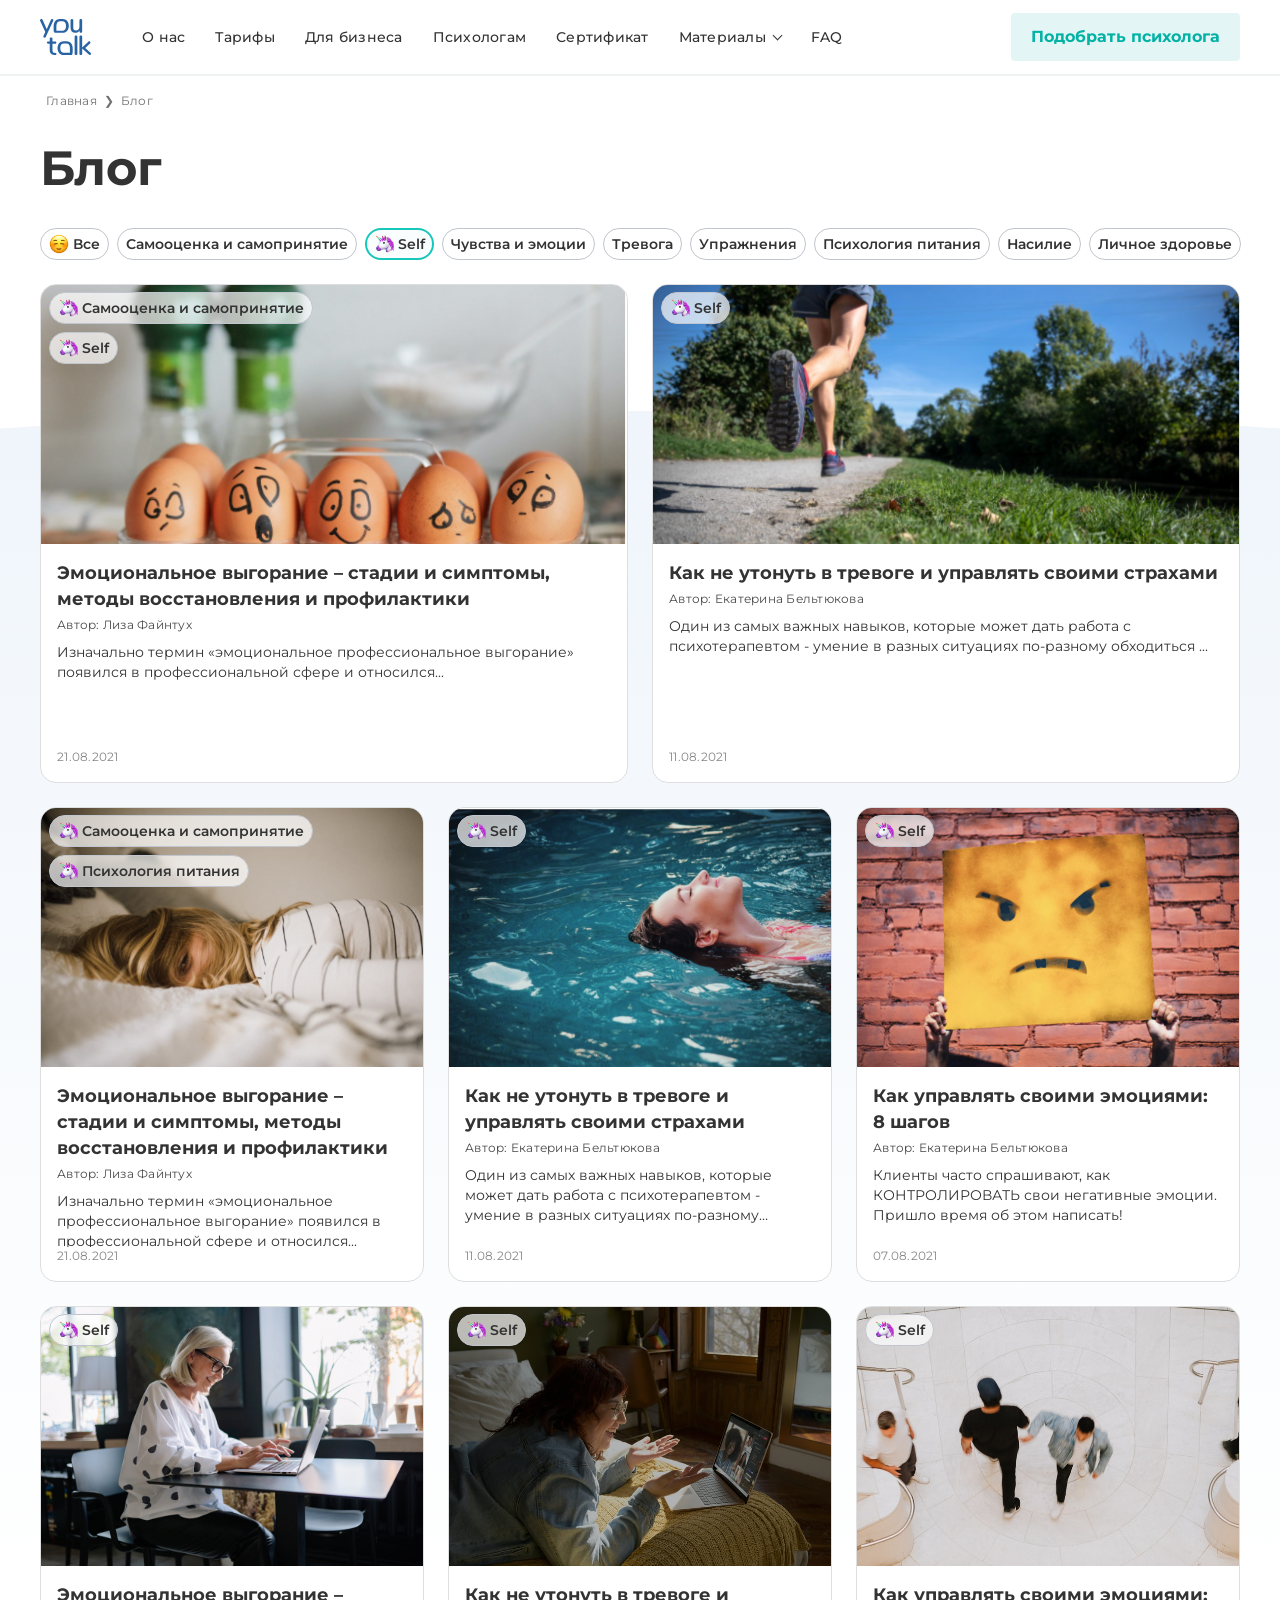
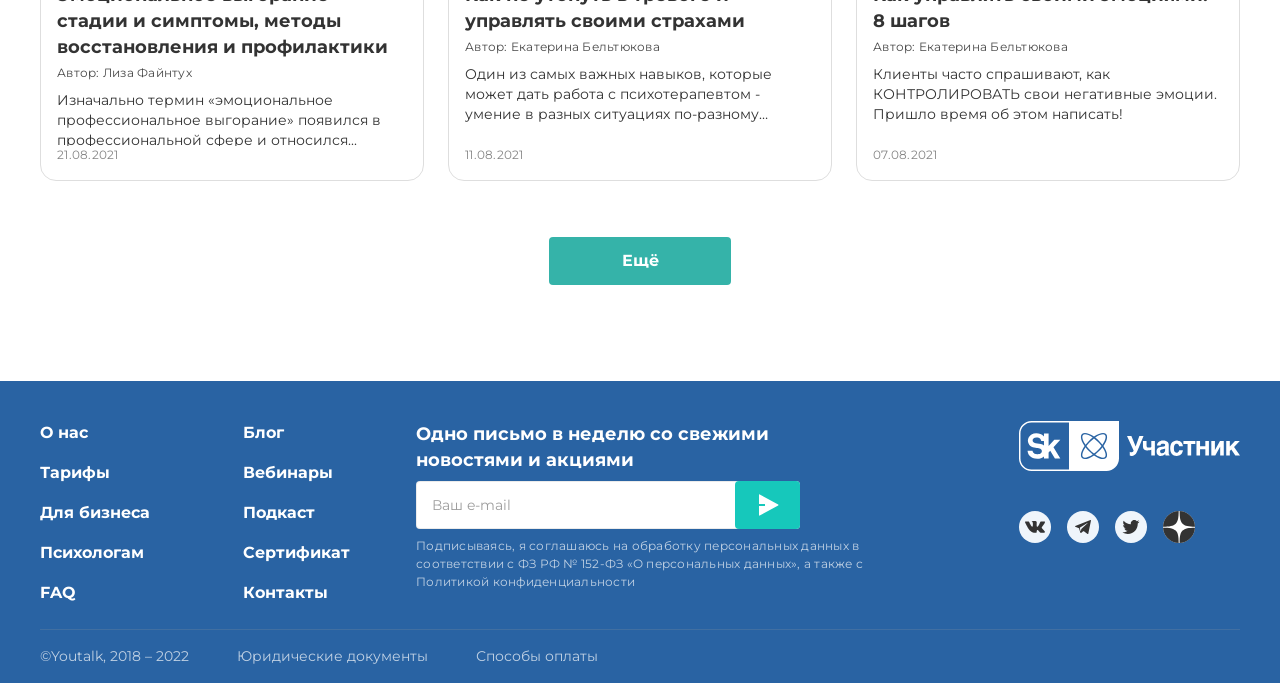
<file: index.html>
<!doctype html>
<!-- Корневой элемент документа объединяет настройки head и видимое содержимое body. lang: Указывает язык содержимого для произношения и правил обработки текста. -->
<html lang="ru">
  <!-- Главная страница блога: темы, карточки статей и общий подвал. -->

  <head>
    <!-- Основные данные страницы для браузера и поисковых систем. -->
    <meta charset="UTF-8" /> <!-- charset: Указывает кодировку документа. -->
    <meta name="viewport" content="width=device-width, initial-scale=1.0" /> <!-- Задаёт служебные сведения для браузера и поисковых систем. name: Задаёт имя передаваемого поля; одинаковое имя объединяет радиокнопки. content: Содержит значение метаданных, назначение которых задаёт name или http-equiv. -->
    <meta name="description" content="Блог сервиса психологической помощи YouTalk: статьи о чувствах, тревоге, самооценке и личном здоровье." /> <!-- Задаёт служебные сведения для браузера и поисковых систем. -->
    <!-- Задаёт название вкладки браузера. -->
    <title>Блог — YouTalk</title>
    <link rel="icon" href="assets/images/icons/logo.svg" type="image/svg+xml" /> <!-- Связывает документ с внешним ресурсом. rel: Объясняет отношение ссылки к текущему документу. href: Указывает адрес перехода или подключаемого ресурса. type: Выбирает разновидность поля, кнопки или подключаемого содержимого. -->

    <link rel="stylesheet" href="css/fonts.css" /> <!-- fonts.css подключает шрифты, common.css — общие компоненты, последний файл — стили блога. -->
    <link rel="stylesheet" href="css/common.css" />
    <link rel="stylesheet" href="css/pages/blog.css" />

    <!-- defer позволяет загрузить JS параллельно с HTML и выполнить его после разбора разметки. -->
    <!-- src: Указывает адрес загружаемого ресурса. defer: Откладывает обычный внешний скрипт до разбора HTML, сохраняя порядок таких скриптов. -->
    <script src="js/main.js" defer></script>
  </head>

  <!-- Содержит отображаемую страницу и её элементы управления. -->
  <body>
    <!-- href="#" — ссылки-заглушки учебного макета; отдельные страницы для них пока не созданы. -->
    <!-- Доступность: быстрый переход к основному содержимому. -->
    <!-- class: Связывает элемент с CSS-селекторами и поиском в JavaScript. -->
    <a class="skip-link" href="#main-content"
      >Перейти к основному содержимому</a
    >

    <!-- БЭМ: блок header — шапка сайта. -->
    <header class="header">
      <!-- Группирует элементы для оформления и работы сценария, не добавляя отдельного смыслового значения. -->
      <div class="header__inner container">
        <!-- Логотип: header__logo — элемент блока header; ссылка пока ведёт на начало страницы. -->
        <!-- aria-label: Даёт элементу доступное имя. -->
        <a class="header__logo" href="#" aria-label="YouTalk — главная">
          <!-- Подключает изображение; его текстовую замену задаёт alt. width: Задаёт ширину в правилах этого элемента; у изображения помогает заранее определить место. height: Задаёт высоту в правилах этого элемента; у изображения помогает заранее определить место. alt: Даёт текстовую замену картинки; пустая строка обозначает декоративное изображение. -->
          <img
            src="assets/images/icons/logo.svg"
            width="51"
            height="36"
            alt="YouTalk"
          />
        </a>

        <!-- БЭМ: элемент header__nav — основная навигация. -->
        <!-- id: Даёт элементу идентификатор для якоря, подписи, CSS или JavaScript. -->
        <nav
          class="header__nav"
          id="main-navigation"
          aria-label="Основная навигация"
        >
          <a class="header__link" href="#">О нас</a>
          <a class="header__link" href="#">Тарифы</a>
          <a class="header__link" href="#">Для бизнеса</a>
          <a class="header__link" href="#">Психологам</a>
          <a class="header__link" href="#">Сертификат</a>
          <a class="header__link header__link--dropdown" href="#">Материалы</a>
          <a class="header__link" href="#">FAQ</a>
        </nav>

        <!-- БЭМ: общая кнопка button с модификатором button--pale. -->
        <a class="button button--pale header__cta" href="#"
          >Подобрать психолога</a
        >

        <!-- aria-controls связывает кнопку с id меню; main.js обновляет aria-expanded и подпись. -->
        <!-- type: Выбирает разновидность поля, кнопки или подключаемого содержимого. aria-expanded: Сообщает раскрытое состояние управляемого блока. aria-controls: Указывает id элемента, которым управляет этот элемент. -->
        <button
          class="header__menu-button"
          type="button"
          aria-label="Открыть меню"
          aria-expanded="false"
          aria-controls="main-navigation"
        >
          <!-- Выделяет часть строки для оформления или обращения из JavaScript. -->
          <span></span><span></span><span></span>
        </button>
      </div>
    </header>

    <!-- БЭМ: блок main — основное содержимое страницы блога. -->
    <main class="main" id="main-content">
      <div class="container">
        <!-- БЭМ: блок breadcrumbs — путь до текущей страницы. -->
        <nav class="breadcrumbs" aria-label="Хлебные крошки">
          <a class="breadcrumbs__link" href="#">Главная</a>
          <!-- aria-hidden: Убирает элемент из дерева доступности при true; само по себе не скрывает его зрительно. -->
          <span class="breadcrumbs__arrow" aria-hidden="true">&#10095;</span>
          <!-- aria-current: Отмечает текущую страницу или пункт. -->
          <span class="breadcrumbs__current" aria-current="page">Блог</span>
        </nav>

        <!-- Задаёт заголовок первого уровня. -->
        <h1 class="main__title">Блог</h1>

        <!-- Темы статей: выбранный вид задан классом --active; фильтрация в JS пока не реализована. -->
        <!-- aria-labelledby: Берёт доступное имя из элементов с указанными id. -->
        <section class="filters" aria-labelledby="filters-title">
          <!-- Задаёт заголовок раздела второго уровня. -->
          <h2 class="visually-hidden" id="filters-title">Темы статей</h2>
          <button class="filters__button" type="button"
            ><img
              src="assets/images/icons/smile.png"
              width="20"
              height="20"
              alt=""
            />Все</button
          >
          <button class="filters__button" type="button"
            >Самооценка и самопринятие</button
          >
          <button class="filters__button filters__button--active" type="button"
            ><img
              src="assets/images/icons/unicorn.png"
              width="20"
              height="20"
              alt=""
            />Self</button
          >
          <button class="filters__button" type="button"
            >Чувства и эмоции</button
          >
          <button class="filters__button" type="button">Тревога</button>
          <button class="filters__button" type="button">Упражнения</button>
          <button class="filters__button" type="button"
            >Психология питания</button
          >
          <button class="filters__button" type="button">Насилие</button>
          <button class="filters__button" type="button">Личное здоровье</button>
        </section>

        <!-- БЭМ: блок articles — адаптивная сетка карточек. -->
        <section class="articles" aria-label="Статьи блога" id="articles-list">
          <!-- Шаблон карточки: ссылка охватывает изображение, темы, заголовок, автора, описание и дату. -->
          <!-- card — блок; card__body — его элемент; card--featured делает карточку крупнее. -->
          <article class="card card--featured">
            <a class="card__link" href="#">
              <div class="card__media">
                <img
                  class="card__image"
                  src="assets/images/blog/blog-eggs.png"
                  alt="Яйца с нарисованными эмоциями"
                />
                <div class="card__tags">
                  <span class="tag"
                    ><img
                      src="assets/images/icons/unicorn.png"
                      width="20"
                      height="20"
                      alt=""
                    />Самооценка и самопринятие</span
                  >
                  <span class="tag"
                    ><img
                      src="assets/images/icons/unicorn.png"
                      width="20"
                      height="20"
                      alt=""
                    />Self</span
                  >
                </div>
              </div>
              <div class="card__body">
                <h2 class="card__title"
                  >Эмоциональное выгорание – стадии и симптомы, методы
                  восстановления и профилактики
                </h2>
                <!-- Обозначает отдельный абзац. -->
                <p class="card__author">Автор: Лиза Файнтух</p>
                <p class="card__description"
                  >Изначально термин «эмоциональное профессиональное выгорание»
                  появился в профессиональной сфере и относился...</p
                >
                <!-- Представляет дату или время. datetime: Даёт машиночитаемую дату или время. -->
                <time class="card__date" datetime="2021-08-21">21.08.2021</time>
              </div>
            </a>
          </article>

          <!-- target="_blank" открывает статью в новой вкладке; rel="noopener" закрывает ей доступ к исходному окну. -->
          <article class="card card--featured">
            <!-- Создаёт ссылку; адрес или якорь назначения задаёт href. target: Выбирает контекст открытия ссылки; _blank открывает новый. -->
            <a
              class="card__link"
              href="posts/article-layout/article-layout.html"
              target="_blank"
              rel="noopener"
            >
              <div class="card__media">
                <img
                  class="card__image"
                  src="assets/images/blog/blog-running.png"
                  alt="Человек бежит по дорожке в парке"
                />
                <div class="card__tags"
                  ><span class="tag"
                    ><img
                      src="assets/images/icons/unicorn.png"
                      width="20"
                      height="20"
                      alt=""
                    />Self</span
                  ></div
                >
              </div>
              <div class="card__body">
                <h2 class="card__title"
                  >Как не утонуть в тревоге и управлять своими страхами</h2
                >
                <p class="card__author">Автор: Екатерина Бельтюкова</p>
                <p class="card__description"
                  >Один из самых важных навыков, которые может дать работа с
                  психотерапевтом - умение в разных ситуациях по-разному
                  обходиться ...</p
                >
                <time class="card__date" datetime="2021-08-11">11.08.2021</time>
              </div>
            </a>
          </article>

          <!-- БЭМ: обычная карточка статьи без модификатора. -->
          <article class="card">
            <a class="card__link" href="#">
              <div class="card__media">
                <img
                  class="card__image"
                  src="assets/images/blog/blog-burnout.png"
                  alt="Уставшая женщина лежит на кровати"
                />
                <div class="card__tags">
                  <span class="tag"
                    ><img
                      src="assets/images/icons/unicorn.png"
                      width="20"
                      height="20"
                      alt=""
                    />Самооценка и самопринятие</span
                  >
                  <span class="tag"
                    ><img
                      src="assets/images/icons/unicorn.png"
                      width="20"
                      height="20"
                      alt=""
                    />Психология питания</span
                  >
                </div>
              </div>
              <div class="card__body">
                <h2 class="card__title"
                  >Эмоциональное выгорание – стадии и симптомы, методы
                  восстановления и профилактики
                </h2>
                <p class="card__author">Автор: Лиза Файнтух</p>
                <p class="card__description"
                  >Изначально термин «эмоциональное профессиональное выгорание»
                  появился в профессиональной сфере и относился...</p
                >
                <time class="card__date" datetime="2021-08-21">21.08.2021</time>
              </div>
            </a>
          </article>

          <article class="card">
            <a
              class="card__link"
              href="posts/article-layout/article-layout.html"
              target="_blank"
              rel="noopener"
            >
              <div class="card__media">
                <img
                  class="card__image"
                  src="assets/images/blog/blog-anxiety.png"
                  alt="Женщина расслабленно лежит на воде"
                />
                <div class="card__tags"
                  ><span class="tag"
                    ><img
                      src="assets/images/icons/unicorn.png"
                      width="20"
                      height="20"
                      alt=""
                    />Self</span
                  ></div
                >
              </div>
              <div class="card__body">
                <h2 class="card__title"
                  >Как не утонуть в тревоге и управлять своими страхами</h2
                >
                <p class="card__author">Автор: Екатерина Бельтюкова</p>
                <p class="card__description"
                  >Один из самых важных навыков, которые может дать работа с
                  психотерапевтом - умение в разных ситуациях по-разному
                  обходиться ...</p
                >
                <time class="card__date" datetime="2021-08-11">11.08.2021</time>
              </div>
            </a>
          </article>

          <!-- До 600px эта дополнительная карточка скрыта; кнопка «Ещё» раскрывает её через класс сетки is-expanded. -->
          <article class="card card--mobile-hidden">
            <a class="card__link" href="#">
              <div class="card__media">
                <img
                  class="card__image"
                  src="assets/images/blog/blog-emotions.png"
                  alt="Человек держит жёлтый плакат с сердитым лицом"
                />
                <div class="card__tags"
                  ><span class="tag"
                    ><img
                      src="assets/images/icons/unicorn.png"
                      width="20"
                      height="20"
                      alt=""
                    />Self</span
                  ></div
                >
              </div>
              <div class="card__body">
                <h2 class="card__title"
                  >Как управлять своими эмоциями: 8 шагов</h2
                >
                <p class="card__author">Автор: Екатерина Бельтюкова</p>
                <p class="card__description"
                  >Клиенты часто спрашивают, как КОНТРОЛИРОВАТЬ свои негативные
                  эмоции. Пришло время об этом написать!</p
                >
                <time class="card__date" datetime="2021-08-07">07.08.2021</time>
              </div>
            </a>
          </article>

          <article class="card card--mobile-hidden">
            <a class="card__link" href="#">
              <div class="card__media">
                <img
                  class="card__image"
                  src="assets/images/blog/blog-work-online.jpeg"
                  alt="Женщина работает за ноутбуком"
                />
                <div class="card__tags"
                  ><span class="tag"
                    ><img
                      src="assets/images/icons/unicorn.png"
                      width="20"
                      height="20"
                      alt=""
                    />Self</span
                  ></div
                >
              </div>
              <div class="card__body">
                <h2 class="card__title"
                  >Эмоциональное выгорание – стадии и симптомы, методы
                  восстановления и профилактики
                </h2>
                <p class="card__author">Автор: Лиза Файнтух</p>
                <p class="card__description"
                  >Изначально термин «эмоциональное профессиональное выгорание»
                  появился в профессиональной сфере и относился...</p
                >
                <time class="card__date" datetime="2021-08-21">21.08.2021</time>
              </div>
            </a>
          </article>

          <article class="card card--mobile-hidden">
            <a
              class="card__link"
              href="posts/article-layout/article-layout.html"
              target="_blank"
              rel="noopener"
            >
              <div class="card__media">
                <img
                  class="card__image"
                  src="assets/images/blog/blog-video-call.jpeg"
                  alt="Женщина общается по видеосвязи"
                />
                <div class="card__tags"
                  ><span class="tag"
                    ><img
                      src="assets/images/icons/unicorn.png"
                      width="20"
                      height="20"
                      alt=""
                    />Self</span
                  ></div
                >
              </div>
              <div class="card__body">
                <h2 class="card__title"
                  >Как не утонуть в тревоге и управлять своими страхами</h2
                >
                <p class="card__author">Автор: Екатерина Бельтюкова</p>
                <p class="card__description"
                  >Один из самых важных навыков, которые может дать работа с
                  психотерапевтом - умение в разных ситуациях по-разному
                  обходиться ...</p
                >
                <time class="card__date" datetime="2021-08-11">11.08.2021</time>
              </div>
            </a>
          </article>

          <article class="card card--mobile-hidden">
            <a class="card__link" href="#">
              <div class="card__media">
                <img
                  class="card__image"
                  src="assets/images/blog/blog-people.jpeg"
                  alt="Люди идут по светлому холлу"
                />
                <div class="card__tags"
                  ><span class="tag"
                    ><img
                      src="assets/images/icons/unicorn.png"
                      width="20"
                      height="20"
                      alt=""
                    />Self</span
                  ></div
                >
              </div>
              <div class="card__body">
                <h2 class="card__title"
                  >Как управлять своими эмоциями: 8 шагов</h2
                >
                <p class="card__author">Автор: Екатерина Бельтюкова</p>
                <p class="card__description"
                  >Клиенты часто спрашивают, как КОНТРОЛИРОВАТЬ свои негативные
                  эмоции. Пришло время об этом написать!</p
                >
                <time class="card__date" datetime="2021-08-07">07.08.2021</time>
              </div>
            </a>
          </article>
        </section>

        <!-- «Ещё» добавляет сетке is-expanded и затем скрывается; все карточки уже находятся в HTML. -->
        <button
          class="button button--primary main__more"
          type="button"
          aria-controls="articles-list"
          >Ещё</button
        >
      </div>
    </main>

    <!-- БЭМ: блок footer — подвал сайта. -->
    <footer class="footer">
      <div class="footer__inner container">
        <!-- БЭМ: элемент footer__navigation — ссылки подвала. -->
        <nav class="footer__navigation" aria-label="Навигация в подвале">
          <div class="footer__links">
            <a href="#">О нас</a><a href="#">Тарифы</a
            ><a href="#">Для бизнеса</a><a href="#">Психологам</a
            ><a href="#">FAQ</a>
          </div>
          <div class="footer__links">
            <a href="#">Блог</a><a href="#">Вебинары</a><a href="#">Подкаст</a
            ><a href="#">Сертификат</a><a href="#">Контакты</a>
          </div>
        </nav>

        <!-- Форма подписки: браузер проверяет обязательный e-mail; обработчик подписки пока не подключён. -->
        <section class="subscribe" aria-labelledby="subscribe-title">
          <h2 class="subscribe__title" id="subscribe-title"
            >Одно письмо в неделю со свежими<!-- Принудительно переносит строку. --><br
              class="subscribe__desktop-break"
            />
            новостями и акциями</h2
          >
          <!-- label связывается с полем через for и id; visually-hidden сохраняет подпись для экранного диктора. -->
          <form class="subscribe__form">
            <!-- Задаёт подпись поля формы. for: Связывает подпись label с id поля. -->
            <label class="visually-hidden" for="email">Ваш e-mail</label>
            <!-- Создаёт поле ввода или элемент выбора в зависимости от type. type: Выбирает разновидность поля, кнопки или подключаемого содержимого. placeholder: Показывает подсказку внутри пустого поля; не заменяет подпись. autocomplete: Подсказывает назначение поля для автозаполнения. aria-describedby: Связывает элемент с дополнительным пояснением по id. required: Требует заполнения поля перед штатной отправкой формы. -->
            <input
              class="subscribe__input"
              id="email"
              name="email"
              type="email"
              placeholder="Ваш e-mail"
              autocomplete="email"
              aria-describedby="subscribe-note"
              required
            />
            <!-- Создаёт доступную с клавиатуры кнопку действия. type: Выбирает разновидность поля, кнопки или подключаемого содержимого. -->
            <button
              class="subscribe__button"
              type="submit"
              aria-label="Подписаться"
            >
              <img
                src="assets/images/icons/send.svg"
                width="24"
                height="24"
                alt=""
              />
            </button>
          </form>
          <p class="subscribe__note" id="subscribe-note"
            >Подписываясь, я соглашаюсь на обработку персональных данных в
            соответствии с ФЗ РФ № 152-ФЗ «О персональных данных», а также с
            Политикой конфиденциальности</p
          >
        </section>

        <!-- БЭМ: блок social — ссылки на социальные сети. -->
        <section class="social" aria-label="Социальные сети">
          <div class="social__member" aria-label="Участник Сколково">
            <img
              src="assets/images/icons/sk.svg"
              width="100"
              height="50"
              alt="Сколково"
            />
            <img
              src="assets/images/icons/member.svg"
              width="113"
              height="20"
              alt="Участник"
            />
          </div>
          <div class="social__links">
            <!-- Создаёт ссылку; адрес или якорь назначения задаёт href. -->
            <a
              class="social__link"
              href="https://vk.com/youtalk.therapy"
              target="_blank"
              rel="noopener noreferrer"
              aria-label="YouTalk во ВКонтакте, откроется в новой вкладке"
              ><img
                class="social__icon social__icon--vk"
                src="assets/images/icons/vk.svg"
                width="20"
                height="12"
                alt=""
            /></a>
            <a
              class="social__link"
              href="https://t.me/youtalktherapy"
              target="_blank"
              rel="noopener noreferrer"
              aria-label="YouTalk в Telegram, откроется в новой вкладке"
              ><img
                class="social__icon social__icon--telegram"
                src="assets/images/icons/telegram.svg"
                width="16"
                height="14"
                alt=""
            /></a>
            <a
              class="social__link"
              href="https://twitter.com/"
              target="_blank"
              rel="noopener noreferrer"
              aria-label="Twitter, откроется в новой вкладке"
              ><img
                class="social__icon social__icon--twitter"
                src="assets/images/icons/twitter.svg"
                width="18"
                height="18"
                alt=""
            /></a>
            <a
              class="social__link social__link--dzen"
              href="https://dzen.ru/"
              target="_blank"
              rel="noopener noreferrer"
              aria-label="Дзен, откроется в новой вкладке"
              ><img
                class="social__icon social__icon--dzen"
                src="assets/images/icons/dzen.svg"
                width="32"
                height="32"
                alt=""
            /></a>
          </div>
        </section>

        <!-- БЭМ: элемент footer__legal — юридическая информация. -->
        <div class="footer__legal">
          <span>©Youtalk, 2018 – 2022</span>
          <a href="#">Юридические документы</a>
          <a href="#">Способы оплаты</a>
        </div>
      </div>
    </footer>
  </body>
</html>
</file>
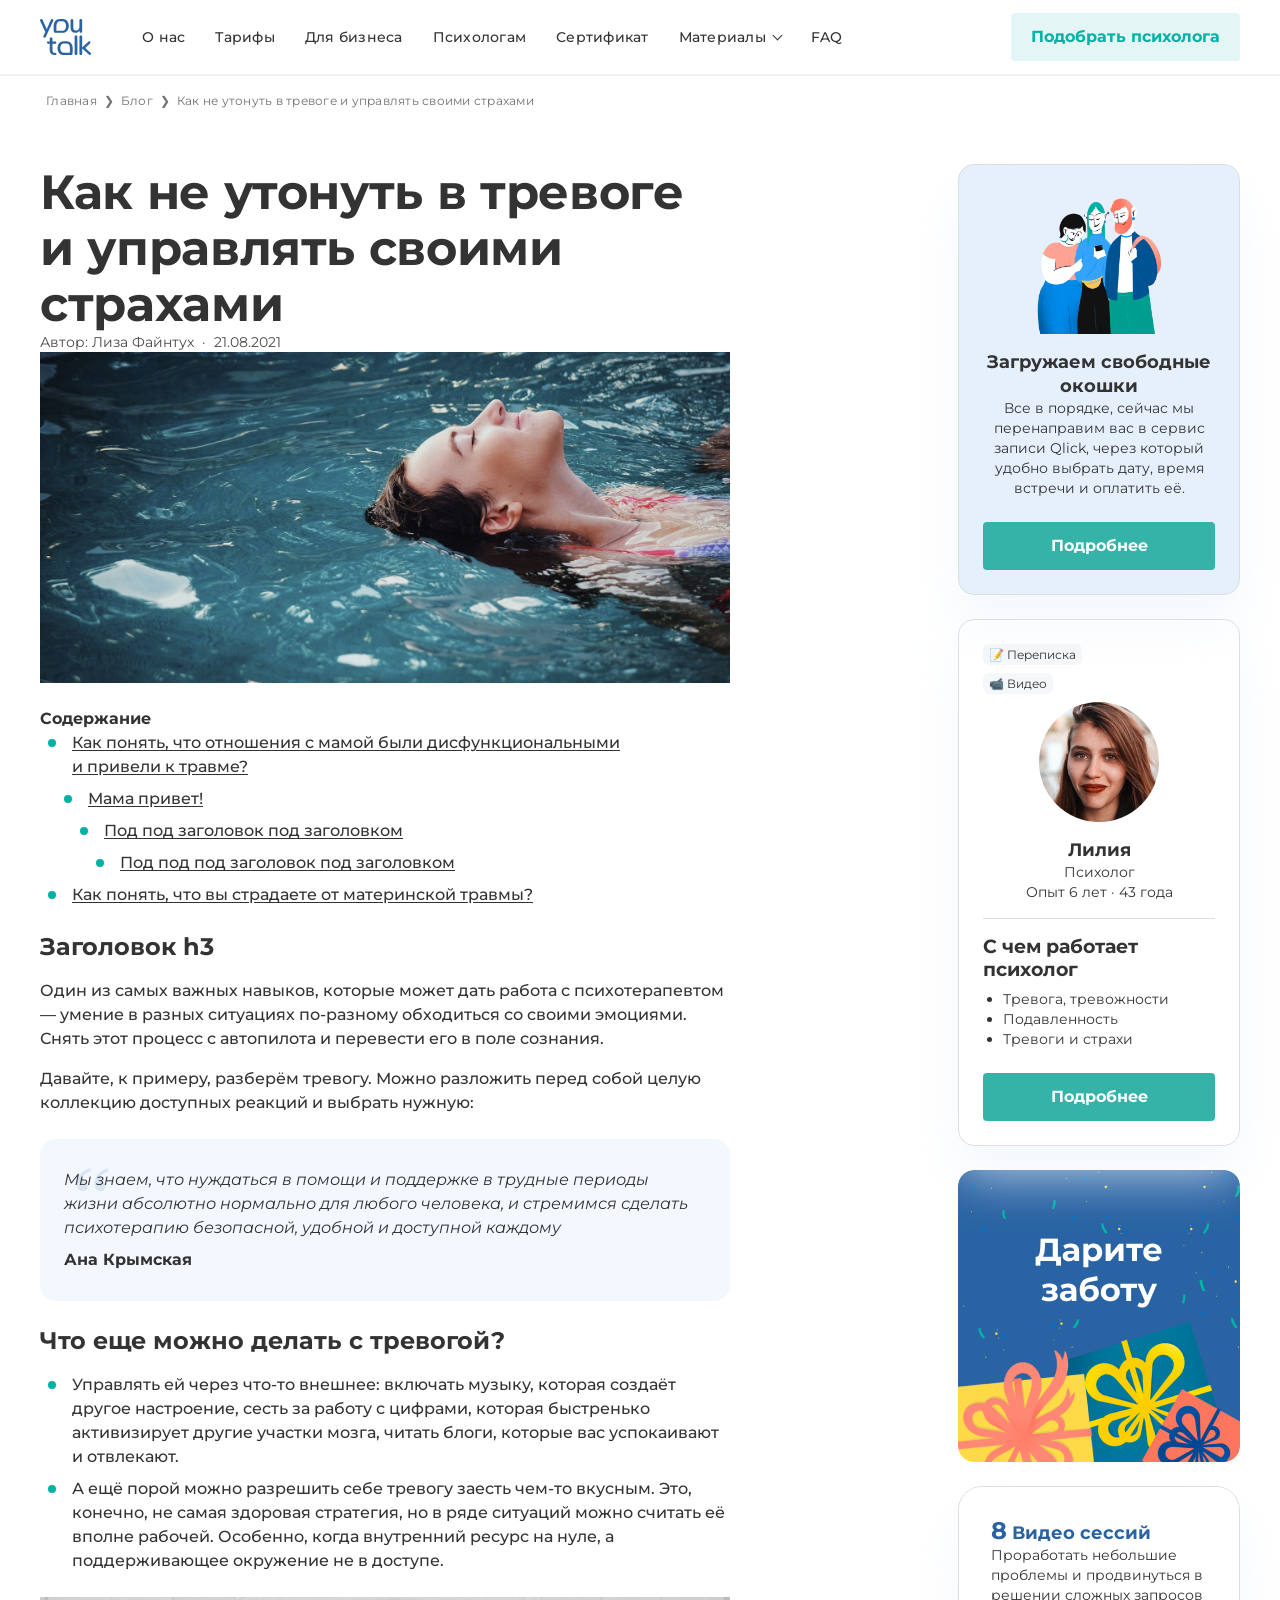
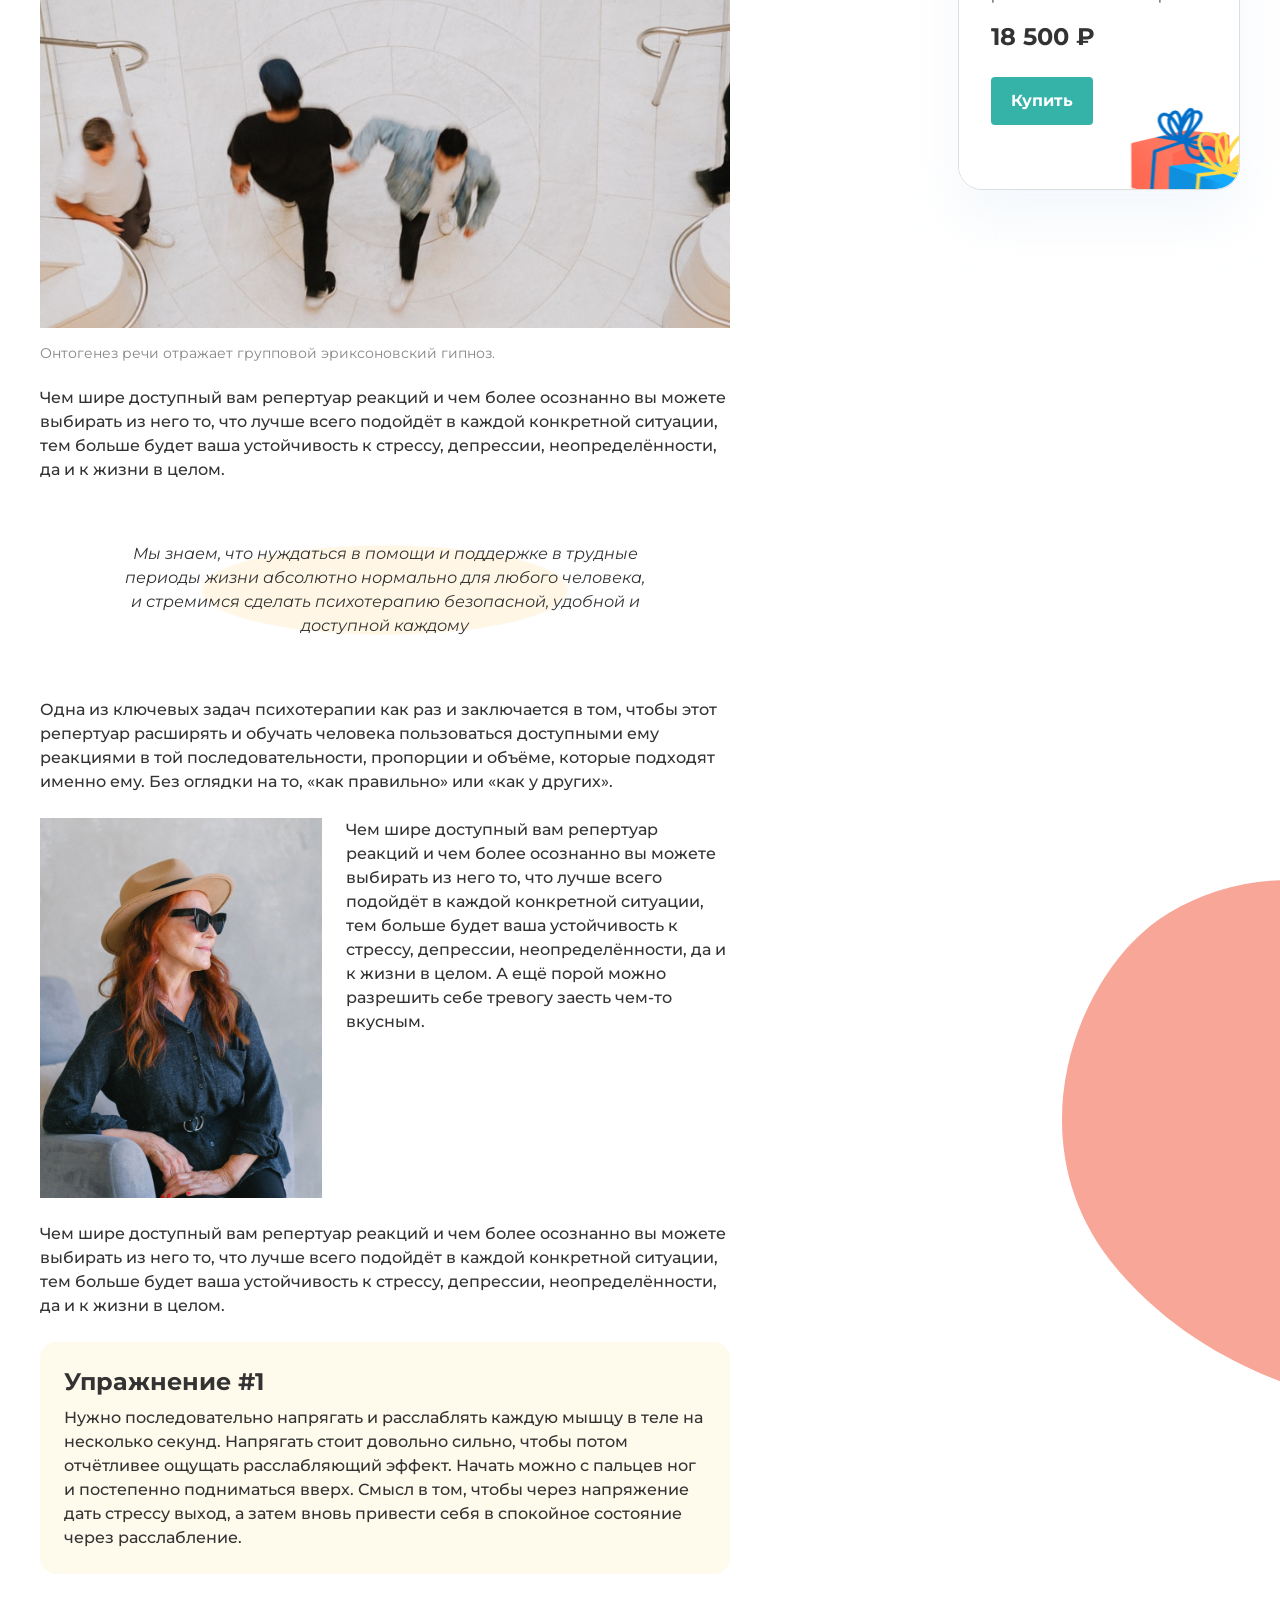
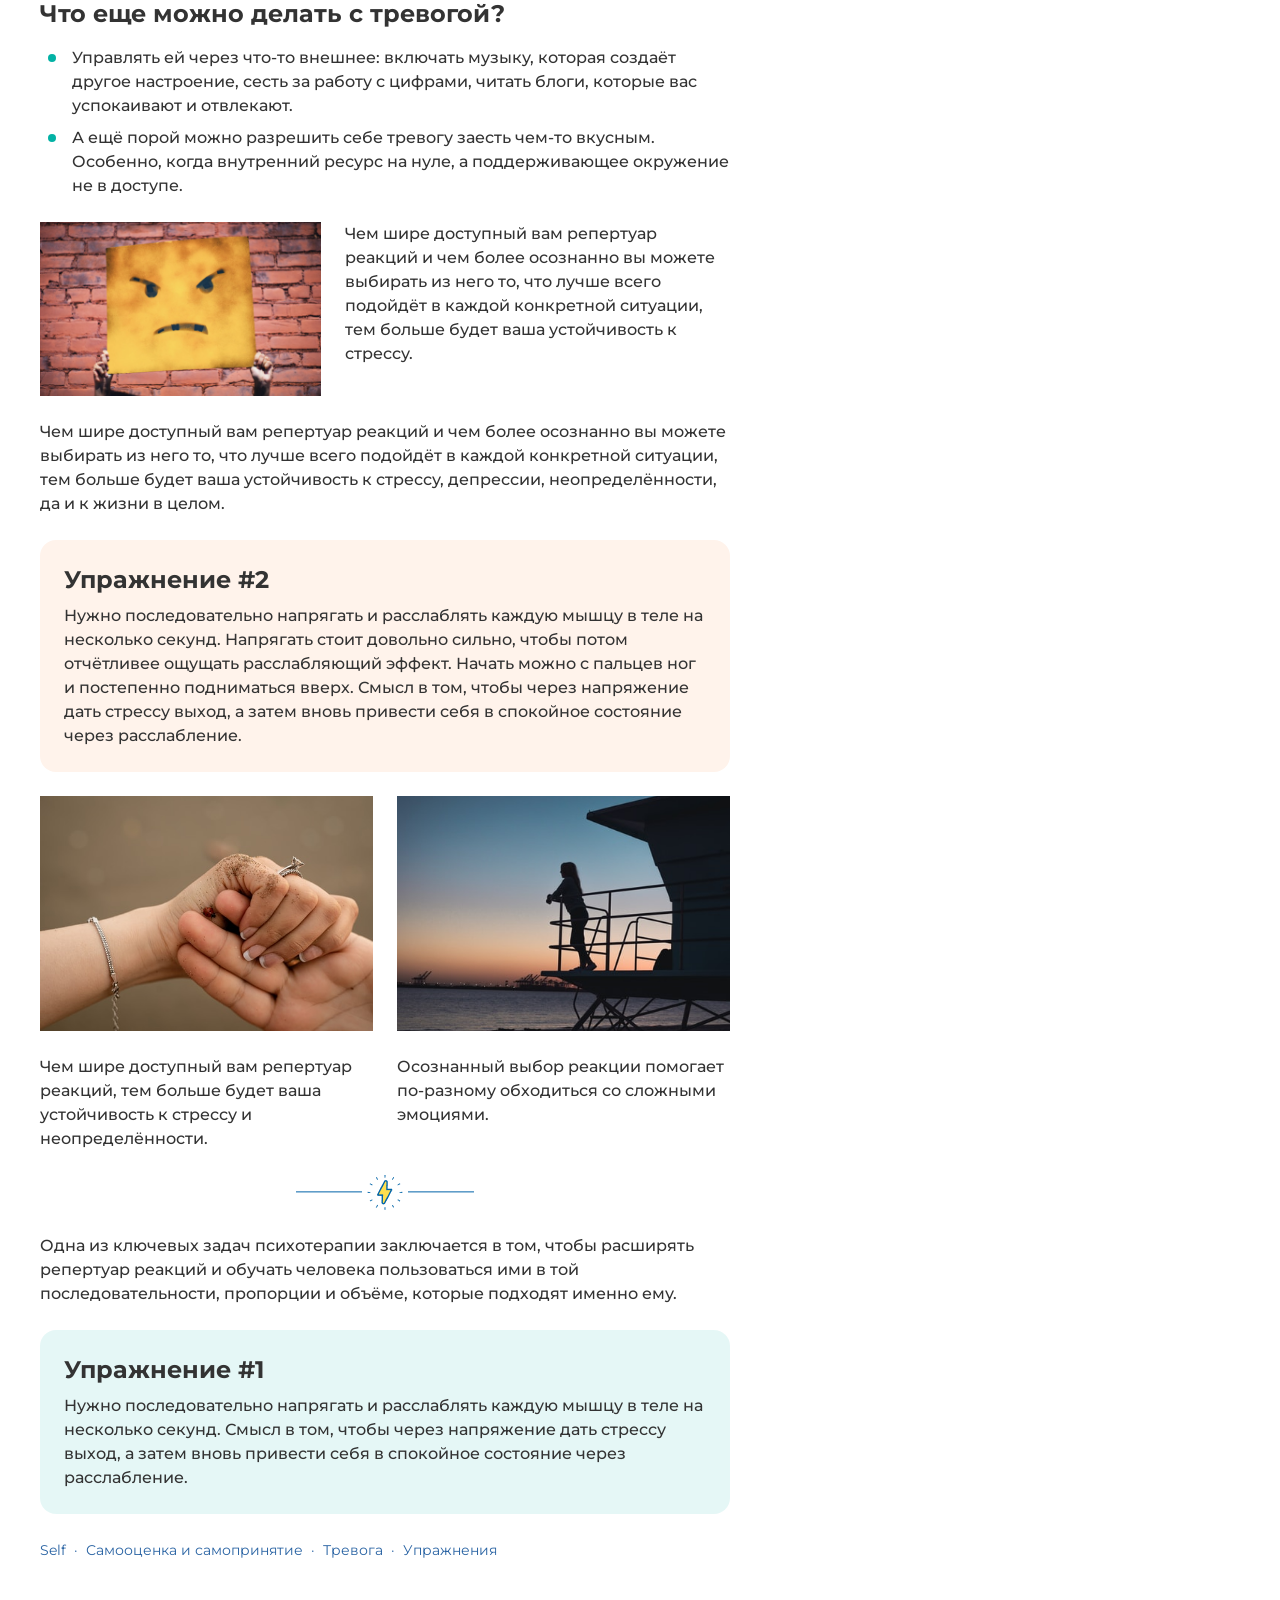
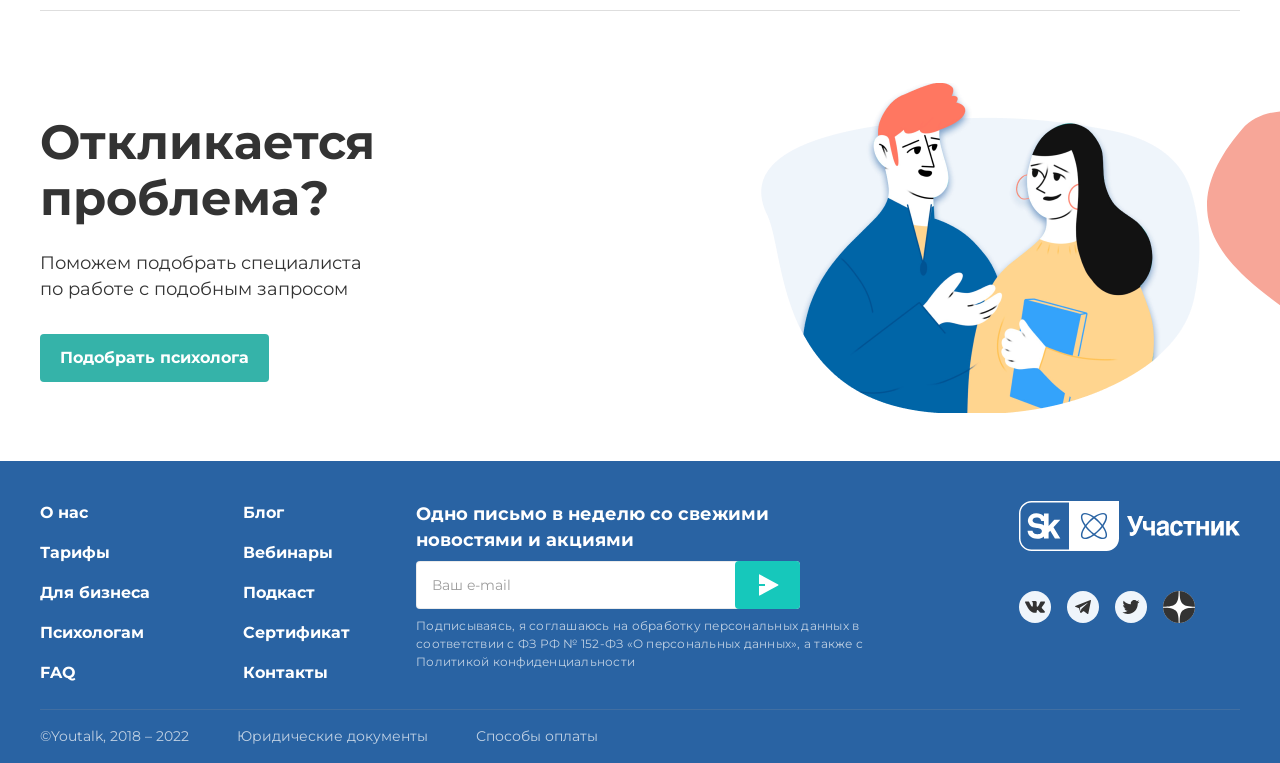
<file: posts/how-to-manage-anxiety/index.html>
<!doctype html>
<!-- Корневой элемент документа объединяет настройки head и видимое содержимое body. lang: Указывает язык содержимого для произношения и правил обработки текста. -->
<html lang="ru">
  <!-- Страница статьи: содержание, основной текст, боковая панель и общий подвал. -->

  <head>
    <!-- Основные данные страницы для браузера и поисковых систем. -->
    <meta charset="UTF-8" /> <!-- charset: Указывает кодировку документа. -->
    <meta name="viewport" content="width=device-width, initial-scale=1.0" /> <!-- Задаёт служебные сведения для браузера и поисковых систем. name: Задаёт имя передаваемого поля; одинаковое имя объединяет радиокнопки. content: Содержит значение метаданных, назначение которых задаёт name или http-equiv. -->
    <meta name="description" content="Как не утонуть в тревоге и научиться управлять своими страхами — статья YouTalk." /> <!-- Задаёт служебные сведения для браузера и поисковых систем. -->
    <!-- Задаёт название вкладки браузера. -->
    <title>Как не утонуть в тревоге — YouTalk</title>
    <link rel="icon" href="../../assets/images/icons/logo.svg" type="image/svg+xml" /> <!-- Связывает документ с внешним ресурсом. rel: Объясняет отношение ссылки к текущему документу. href: Указывает адрес перехода или подключаемого ресурса. type: Выбирает разновидность поля, кнопки или подключаемого содержимого. -->

    <link rel="stylesheet" href="../../css/fonts.css" /> <!-- fonts.css подключает шрифты, common.css — общие компоненты, последний файл — стили статьи. -->
    <link rel="stylesheet" href="../../css/common.css" />
    <link rel="stylesheet" href="../../css/pages/article.css" />

    <!-- defer позволяет загрузить JS параллельно с HTML и выполнить его после разбора разметки. -->
    <!-- src: Указывает адрес загружаемого ресурса. defer: Откладывает обычный внешний скрипт до разбора HTML, сохраняя порядок таких скриптов. -->
    <script src="../../js/main.js" defer></script>
  </head>

  <!-- Содержит отображаемую страницу и её элементы управления. -->
  <body>
    <!-- href="#" — ссылки-заглушки учебного макета; отдельные страницы для них пока не созданы. -->
    <!-- Доступность: быстрый переход к содержанию статьи. -->
    <!-- class: Связывает элемент с CSS-селекторами и поиском в JavaScript. -->
    <a class="skip-link" href="#article-content">Перейти к содержанию статьи</a>

    <!-- БЭМ: блок header — общая шапка сайта. -->
    <header class="header">
      <!-- Группирует элементы для оформления и работы сценария, не добавляя отдельного смыслового значения. -->
      <div class="header__inner container">
        <!-- aria-label: Даёт элементу доступное имя. -->
        <a
          class="header__logo"
          href="../../index.html"
          aria-label="YouTalk — главная"
        >
          <!-- Подключает изображение; его текстовую замену задаёт alt. width: Задаёт ширину в правилах этого элемента; у изображения помогает заранее определить место. height: Задаёт высоту в правилах этого элемента; у изображения помогает заранее определить место. alt: Даёт текстовую замену картинки; пустая строка обозначает декоративное изображение. -->
          <img
            src="../../assets/images/icons/logo.svg"
            width="51"
            height="36"
            alt="YouTalk"
          />
        </a>
        <!-- БЭМ: элемент header__nav — основная навигация. -->
        <!-- id: Даёт элементу идентификатор для якоря, подписи, CSS или JavaScript. -->
        <nav
          class="header__nav"
          id="main-navigation"
          aria-label="Основная навигация"
        >
          <a class="header__link" href="#">О нас</a>
          <a class="header__link" href="#">Тарифы</a>
          <a class="header__link" href="#">Для бизнеса</a>
          <a class="header__link" href="#">Психологам</a>
          <a class="header__link" href="#">Сертификат</a>
          <a class="header__link header__link--dropdown" href="#">Материалы</a>
          <a class="header__link" href="#">FAQ</a>
        </nav>
        <a class="button button--pale header__cta" href="#"
          >Подобрать психолога</a
        >
        <!-- aria-controls связывает кнопку с id меню; main.js обновляет aria-expanded и подпись. -->
        <!-- type: Выбирает разновидность поля, кнопки или подключаемого содержимого. aria-expanded: Сообщает раскрытое состояние управляемого блока. aria-controls: Указывает id элемента, которым управляет этот элемент. -->
        <button
          class="header__menu-button"
          type="button"
          aria-label="Открыть меню"
          aria-expanded="false"
          aria-controls="main-navigation"
        >
          <!-- Выделяет часть строки для оформления или обращения из JavaScript. -->
          <span></span><span></span><span></span>
        </button>
      </div>
    </header>

    <!-- БЭМ: блок article-page — основное содержимое страницы статьи. -->
    <main class="article-page" id="article-content">
      <div class="container">
        <!-- БЭМ: хлебные крошки с элементом article-page__breadcrumbs. -->
        <nav
          class="breadcrumbs article-page__breadcrumbs"
          aria-label="Хлебные крошки"
        >
          <a class="breadcrumbs__link" href="../../index.html">Главная</a>
          <!-- aria-hidden: Убирает элемент из дерева доступности при true; само по себе не скрывает его зрительно. -->
          <span class="breadcrumbs__arrow" aria-hidden="true">&#10095;</span>
          <a class="breadcrumbs__link" href="../../index.html">Блог</a>
          <span class="breadcrumbs__arrow" aria-hidden="true">&#10095;</span>
          <!-- aria-current: Отмечает текущую страницу или пункт. -->
          <span class="breadcrumbs__current" aria-current="page"
            >Как не утонуть в тревоге и управлять своими страхами</span
          >
        </nav>

        <!-- БЭМ: блок article-layout — статья и боковая панель. -->
        <div class="article-layout">
          <!-- Семантический article содержит самостоятельный материал. -->
          <article class="article">
            <!-- БЭМ: элемент article__header — заголовок и главное изображение. -->
            <header class="article__header">
              <!-- Задаёт заголовок первого уровня. -->
              <h1 class="article__title"
                >Как не утонуть в тревоге<!-- Принудительно переносит строку. --><br class="article__title-break" />
                и управлять своими страхами</h1
              >
              <!-- Обозначает отдельный абзац. -->
              <p class="article__meta"
                >Автор: Лиза Файнтух <span aria-hidden="true">·</span>
                <!-- Представляет дату или время. datetime: Даёт машиночитаемую дату или время. -->
                <time datetime="2021-08-21">21.08.2021</time></p
              >
              <img
                class="article__hero"
                src="../../assets/images/article/article-hero.png"
                width="690"
                height="331"
                alt="Женщина спокойно лежит на поверхности воды"
              />
            </header>

            <!-- Содержание: ссылки #heading и #anxiety переходят к разделам с такими id без JavaScript. -->
            <!-- aria-labelledby: Берёт доступное имя из элементов с указанными id. -->
            <nav class="article-toc" aria-labelledby="toc-title">
              <!-- Задаёт заголовок раздела второго уровня. -->
              <h2 class="article-toc__title" id="toc-title">Содержание</h2>
              <!-- Объединяет элементы неупорядоченного списка. -->
              <ul class="article-toc__list">
                <!-- Задаёт один пункт списка. -->
                <li
                  ><a href="#heading"
                    >Как понять, что отношения с мамой были дисфункциональными и
                    привели к травме?</a
                  >
                </li>
                <li class="article-toc__nested"
                  ><a href="#heading">Мама привет!</a></li
                >
                <li class="article-toc__nested article-toc__nested--2"
                  ><a href="#heading">Под под заголовок под заголовком</a></li
                >
                <li class="article-toc__nested article-toc__nested--3"
                  ><a href="#heading"
                    >Под под под заголовок под заголовком</a
                  ></li
                >
                <li
                  ><a href="#anxiety"
                    >Как понять, что вы страдаете от материнской травмы?</a
                  ></li
                >
              </ul>
            </nav>

            <!-- БЭМ: элемент article__section — смысловой раздел статьи. -->
            <section class="article__section" id="heading">
              <h2>Заголовок h3</h2>
              <p
                >Один из самых важных навыков, которые может дать работа с
                психотерапевтом — умение в разных ситуациях по-разному
                обходиться со своими эмоциями. Снять этот процесс с автопилота и
                перевести его в поле сознания.
              </p>
              <p
                >Давайте, к примеру, разберём тревогу. Можно разложить перед
                собой целую коллекцию доступных реакций и выбрать нужную:</p
              >
            </section>

            <!-- БЭМ: блок article-quote — самостоятельная цитата. -->
            <blockquote class="article-quote">
              <p
                >Мы знаем, что нуждаться в помощи и поддержке в трудные периоды
                жизни абсолютно нормально для любого человека, и стремимся
                сделать психотерапию безопасной, удобной и доступной каждому</p
              >
              <!-- Указывает название цитируемой работы. -->
              <cite>Ана Крымская</cite>
            </blockquote>

            <section class="article__section" id="anxiety">
              <h2>Что еще можно делать с тревогой?</h2>
              <ul class="article-list">
                <li
                  >Управлять ей через что-то внешнее: включать музыку, которая
                  создаёт другое настроение, сесть за работу с цифрами, которая
                  быстренько активизирует другие участки мозга, читать блоги,
                  которые вас успокаивают и отвлекают.</li
                >
                <li
                  >А ещё порой можно разрешить себе тревогу заесть чем-то
                  вкусным. Это, конечно, не самая здоровая стратегия, но в ряде
                  ситуаций можно считать её вполне рабочей. Особенно, когда
                  внутренний ресурс на нуле, а поддерживающее окружение не в
                  доступе.</li
                >
              </ul>
            </section>

            <!-- figure объединяет иллюстрацию с её подписью figcaption. -->
            <figure class="article-figure">
              <img
                src="../../assets/images/article/article-people.jpeg"
                width="690"
                height="331"
                alt="Люди идут по круглой лестнице, вид сверху"
              />
              <!-- Подписывает иллюстрацию в figure. -->
              <figcaption
                >Онтогенез речи отражает групповой эриксоновский
                гипноз.</figcaption
              >
            </figure>

            <p
              >Чем шире доступный вам репертуар реакций и чем более осознанно вы
              можете выбирать из него то, что лучше всего подойдёт в каждой
              конкретной ситуации, тем больше будет ваша устойчивость к стрессу,
              депрессии, неопределённости, да и к жизни в целом.</p
            >

            <!-- Выделенная мысль: цветной фон рисуется в CSS без отдельной картинки. -->
            <blockquote class="article-thought">
              <p
                >Мы знаем, что нуждаться в помощи и поддержке в трудные периоды
                жизни абсолютно нормально для любого человека, и стремимся
                сделать психотерапию безопасной, удобной и доступной каждому</p
              >
            </blockquote>

            <p
              >Одна из ключевых задач психотерапии как раз и заключается в том,
              чтобы этот репертуар расширять и обучать человека пользоваться
              доступными ему реакциями в той последовательности, пропорции и
              объёме, которые подходят именно ему. Без оглядки на то, «как
              правильно» или «как у других».</p
            >

            <!-- Изображение и пояснение стоят рядом; на телефоне переходят в одну колонку. -->
            <figure class="article-media-row">
              <img
                src="../../assets/images/article/article-woman.jpeg"
                width="282"
                height="380"
                alt="Женщина в шляпе и солнцезащитных очках"
              />
              <figcaption
                >Чем шире доступный вам репертуар реакций и чем более осознанно
                вы можете выбирать из него то, что лучше всего подойдёт в каждой
                конкретной ситуации, тем больше будет ваша устойчивость к
                стрессу, депрессии, неопределённости, да и к жизни в целом. А
                ещё порой можно разрешить себе тревогу заесть чем-то
                вкусным.</figcaption
              >
            </figure>

            <p
              >Чем шире доступный вам репертуар реакций и чем более осознанно вы
              можете выбирать из него то, что лучше всего подойдёт в каждой
              конкретной ситуации, тем больше будет ваша устойчивость к стрессу,
              депрессии, неопределённости, да и к жизни в целом.</p
            >

            <!-- БЭМ: блок exercise с цветовым модификатором exercise--yellow. -->
            <aside class="exercise exercise--yellow">
              <h2>Упражнение #1</h2>
              <p
                >Нужно последовательно напрягать и расслаблять каждую мышцу в
                теле на несколько секунд. Напрягать стоит довольно сильно, чтобы
                потом отчётливее ощущать расслабляющий эффект. Начать можно с
                пальцев ног и постепенно подниматься вверх. Смысл в том, чтобы
                через напряжение дать стрессу выход, а затем вновь привести себя
                в спокойное состояние через расслабление.</p
              >
            </aside>

            <section class="article__section">
              <h2>Что еще можно делать с тревогой?</h2>
              <ul class="article-list">
                <li
                  >Управлять ей через что-то внешнее: включать музыку, которая
                  создаёт другое настроение, сесть за работу с цифрами, читать
                  блоги, которые вас успокаивают и отвлекают.</li
                >
                <li
                  >А ещё порой можно разрешить себе тревогу заесть чем-то
                  вкусным. Особенно, когда внутренний ресурс на нуле, а
                  поддерживающее окружение не в доступе.</li
                >
              </ul>
            </section>

            <figure class="article-media-row article-media-row--short">
              <img
                src="../../assets/images/article/article-anger.png"
                width="281"
                height="174"
                alt="Человек держит изображение сердитого лица"
              />
              <figcaption
                >Чем шире доступный вам репертуар реакций и чем более осознанно
                вы можете выбирать из него то, что лучше всего подойдёт в каждой
                конкретной ситуации, тем больше будет ваша устойчивость к
                стрессу.
              </figcaption>
            </figure>

            <p
              >Чем шире доступный вам репертуар реакций и чем более осознанно вы
              можете выбирать из него то, что лучше всего подойдёт в каждой
              конкретной ситуации, тем больше будет ваша устойчивость к стрессу,
              депрессии, неопределённости, да и к жизни в целом.</p
            >

            <!-- Та же карточка упражнения; модификатор --peach меняет только цвет фона. -->
            <aside class="exercise exercise--peach">
              <h2>Упражнение #2</h2>
              <p
                >Нужно последовательно напрягать и расслаблять каждую мышцу в
                теле на несколько секунд. Напрягать стоит довольно сильно, чтобы
                потом отчётливее ощущать расслабляющий эффект. Начать можно с
                пальцев ног и постепенно подниматься вверх. Смысл в том, чтобы
                через напряжение дать стрессу выход, а затем вновь привести себя
                в спокойное состояние через расслабление.</p
              >
            </aside>

            <!-- БЭМ: блок article-gallery — сетка иллюстраций. -->
            <section class="article-gallery" aria-label="Иллюстрации к статье">
              <figure
                ><img
                  src="../../assets/images/article/article-hands.jpeg"
                  width="333"
                  height="235"
                  alt="Люди держатся за руки"
                />
                <figcaption
                  >Чем шире доступный вам репертуар реакций, тем больше будет
                  ваша устойчивость к стрессу и неопределённости.</figcaption
                >
              </figure>
              <figure
                ><img
                  src="../../assets/images/article/article-sunset.jpeg"
                  width="333"
                  height="235"
                  alt="Силуэт человека у моря на закате"
                />
                <figcaption
                  >Осознанный выбор реакции помогает по-разному обходиться со
                  сложными эмоциями.</figcaption
                >
              </figure>
            </section>

            <img
              class="article__separator"
              src="../../assets/images/article/article-separator.png"
              width="178"
              height="35"
              alt=""
            />
            <p
              >Одна из ключевых задач психотерапии заключается в том, чтобы
              расширять репертуар реакций и обучать человека пользоваться ими в
              той последовательности, пропорции и объёме, которые подходят
              именно ему.</p
            >

            <!-- Повторное использование карточки exercise с мятным фоном --mint. -->
            <aside class="exercise exercise--mint">
              <h2>Упражнение #1</h2>
              <p
                >Нужно последовательно напрягать и расслаблять каждую мышцу в
                теле на несколько секунд. Смысл в том, чтобы через напряжение
                дать стрессу выход, а затем вновь привести себя в спокойное
                состояние через расслабление.
              </p>
            </aside>

            <!-- БЭМ: блок article-topics — связанные темы. -->
            <nav class="article-topics" aria-label="Темы статьи">
              <a href="#">Self</a><span>·</span
              ><a href="#">Самооценка и самопринятие</a><span>·</span
              ><a href="#">Тревога</a><span>·</span><a href="#">Упражнения</a>
            </nav>
          </article>

          <!-- БЭМ: блок article-sidebar — дополнительные материалы. -->
          <aside class="article-sidebar" aria-label="Дополнительные материалы">
            <!-- Боковая карточка записи на консультацию; общие стили задаёт sidebar-card. -->
            <section class="sidebar-card sidebar-card--service">
              <img
                src="../../assets/images/article/sidebar-people.png"
                width="181"
                height="181"
                alt="Иллюстрация людей с телефоном"
              />
              <h2>Загружаем свободные окошки</h2>
              <p
                >Все в порядке, сейчас мы перенаправим вас в сервис записи
                Qlick, через который удобно выбрать дату, время встречи и
                оплатить её.</p
              >
              <a class="button button--primary" href="#">Подробнее</a>
            </section>

            <!-- Карточка специалиста: форматы общения, фотография, опыт и темы работы. -->
            <section class="sidebar-card sidebar-card--profile">
              <span class="sidebar-card__badge">📝 Переписка</span>
              <span class="sidebar-card__badge">📹 Видео</span>
              <img
                class="sidebar-card__avatar"
                src="../../assets/images/article/psychologist.png"
                width="120"
                height="120"
                alt="Психолог Лилия"
              />
              <h2>Лилия</h2>
              <p class="sidebar-card__role">Психолог</p>
              <p>Опыт 6 лет · 43 года</p>
              <!-- Разделяет темы. -->
              <hr />
              <!-- Задаёт вложенный заголовок третьего уровня. -->
              <h3>С чем работает психолог</h3>
              <ul>
                <li>Тревога, тревожности</li>
                <li>Подавленность</li>
                <li>Тревоги и страхи</li>
              </ul>
              <a class="button button--primary" href="#">Подробнее</a>
            </section>

            <!-- Браузер выбирает первый подходящий source по ширине окна; img служит запасным вариантом. -->
            <section class="sidebar-gift" aria-label="Дарите заботу">
              <!-- Позволяет выбрать подходящий вариант изображения через source. -->
              <picture>
                <!-- Задаёт вариант источника изображения или медиа. media: Ограничивает применение ресурса указанным медиазапросом. srcset: Перечисляет варианты картинки и условия их выбора. -->
                <source
                  media="(max-width: 359px)"
                  srcset="../../assets/images/article/gift-banner-mobile.png"
                />
                <source
                  media="(max-width: 600px)"
                  srcset="
                    ../../assets/images/article/gift-banner-phone-wide.png
                  "
                />
                <source
                  media="(max-width: 899px)"
                  srcset="
                    ../../assets/images/article/gift-banner-tablet-wide.png
                  "
                />
                <source
                  media="(max-width: 1199px)"
                  srcset="
                    ../../assets/images/article/gift-banner-tablet-narrow.png
                  "
                />
                <!-- loading: Выбирает отложенную загрузку lazy или обычную eager. -->
                <img
                  src="../../assets/images/article/gift-banner-desktop.png"
                  width="282"
                  height="292"
                  alt="Дарите заботу — подарочные сертификаты YouTalk"
                  loading="lazy"
                />
              </picture>
            </section>

            <!-- Карточка с ценой: изображение подарков служит декором под текстом и кнопкой. -->
            <section class="sidebar-card sidebar-card--price">
              <img
                class="sidebar-card__decoration"
                src="../../assets/images/article/price-card-gifts.png"
                width="282"
                height="304"
                alt=""
              />
              <h2><!-- Подчёркивает важность текста. --><strong>8</strong> Видео сессий</h2>
              <p
                >Проработать небольшие проблемы и продвинуться в решении сложных
                запросов</p
              >
              <strong class="sidebar-card__price">18 500 ₽</strong>
              <a class="button button--primary" href="#">Купить</a>
            </section>
          </aside>
        </div>

        <!-- БЭМ: блок article-cta — финальный призыв к действию. -->
        <section class="article-cta" aria-labelledby="cta-title">
          <div>
            <h2 id="cta-title">Откликается<br />проблема?</h2>
            <p
              >Поможем подобрать специалиста<br />по работе с подобным
              запросом</p
            >
            <a class="button button--primary" href="#">Подобрать психолога</a>
          </div>
          <img
            class="article-cta__image"
            src="../../assets/images/article/cta-people.png"
            width="520"
            height="330"
            alt="Психолог беседует с клиентом"
          />
        </section>
      </div>
      <!-- Пустой alt сообщает экранному диктору, что эти изображения декоративные и их нужно пропустить. -->
      <img
        class="article-page__side-circle"
        src="../../assets/images/article/article-side-circle.svg"
        width="218"
        height="606"
        alt=""
      />
      <img
        class="article-page__side-decoration"
        src="../../assets/images/article/cta-side-decoration.svg"
        width="272"
        height="240"
        alt=""
      />
    </main>

    <!-- БЭМ: блок footer — общий подвал сайта. -->
    <footer class="footer">
      <div class="footer__inner container">
        <nav class="footer__navigation" aria-label="Навигация в подвале">
          <div class="footer__links"
            ><a href="#">О нас</a><a href="#">Тарифы</a
            ><a href="#">Для бизнеса</a><a href="#">Психологам</a
            ><a href="#">FAQ</a></div
          >
          <div class="footer__links"
            ><a href="../../index.html">Блог</a><a href="#">Вебинары</a
            ><a href="#">Подкаст</a><a href="#">Сертификат</a
            ><a href="#">Контакты</a></div
          >
        </nav>
        <!-- Форма подписки: браузер проверяет обязательный e-mail; обработчик подписки пока не подключён. -->
        <section class="subscribe" aria-labelledby="subscribe-title">
          <h2 class="subscribe__title" id="subscribe-title"
            >Одно письмо в неделю со свежими<br
              class="subscribe__desktop-break"
            />
            новостями и акциями</h2
          >
          <!-- label связывается с полем через for и id; visually-hidden сохраняет подпись для экранного диктора. -->
          <form class="subscribe__form">
            <!-- Задаёт подпись поля формы. for: Связывает подпись label с id поля. -->
            <label class="visually-hidden" for="article-email"
              >Ваш e-mail</label
            >
            <!-- Создаёт поле ввода или элемент выбора в зависимости от type. type: Выбирает разновидность поля, кнопки или подключаемого содержимого. placeholder: Показывает подсказку внутри пустого поля; не заменяет подпись. autocomplete: Подсказывает назначение поля для автозаполнения. required: Требует заполнения поля перед штатной отправкой формы. -->
            <input
              class="subscribe__input"
              id="article-email"
              name="email"
              type="email"
              placeholder="Ваш e-mail"
              autocomplete="email"
              required
            />
            <!-- Создаёт доступную с клавиатуры кнопку действия. type: Выбирает разновидность поля, кнопки или подключаемого содержимого. -->
            <button
              class="subscribe__button"
              type="submit"
              aria-label="Подписаться"
              ><img
                src="../../assets/images/icons/send.svg"
                width="24"
                height="24"
                alt=""
            /></button>
          </form>
          <p class="subscribe__note"
            >Подписываясь, я соглашаюсь на обработку персональных данных в
            соответствии с ФЗ РФ № 152-ФЗ «О персональных данных», а также с
            Политикой конфиденциальности</p
          >
        </section>
        <!-- БЭМ: блок social — ссылки на социальные сети. -->
        <section class="social" aria-label="Социальные сети">
          <div class="social__member"
            ><img
              src="../../assets/images/icons/sk.svg"
              width="100"
              height="50"
              alt="Сколково" /><img
              src="../../assets/images/icons/member.svg"
              width="113"
              height="20"
              alt="Участник"
          /></div>
          <div class="social__links">
            <!-- Создаёт ссылку; адрес или якорь назначения задаёт href. target: Выбирает контекст открытия ссылки; _blank открывает новый. -->
            <a
              class="social__link"
              href="https://vk.com/youtalk.therapy"
              target="_blank"
              rel="noopener noreferrer"
              aria-label="YouTalk во ВКонтакте, откроется в новой вкладке"
              ><img
                class="social__icon social__icon--vk"
                src="../../assets/images/icons/vk.svg"
                width="20"
                height="12"
                alt=""
            /></a>
            <a
              class="social__link"
              href="https://t.me/youtalktherapy"
              target="_blank"
              rel="noopener noreferrer"
              aria-label="YouTalk в Telegram, откроется в новой вкладке"
              ><img
                class="social__icon social__icon--telegram"
                src="../../assets/images/icons/telegram.svg"
                width="16"
                height="14"
                alt=""
            /></a>
            <a
              class="social__link"
              href="https://twitter.com/"
              target="_blank"
              rel="noopener noreferrer"
              aria-label="Twitter, откроется в новой вкладке"
              ><img
                class="social__icon social__icon--twitter"
                src="../../assets/images/icons/twitter.svg"
                width="18"
                height="18"
                alt=""
            /></a>
            <a
              class="social__link social__link--dzen"
              href="https://dzen.ru/"
              target="_blank"
              rel="noopener noreferrer"
              aria-label="Дзен, откроется в новой вкладке"
              ><img
                class="social__icon social__icon--dzen"
                src="../../assets/images/icons/dzen.svg"
                width="32"
                height="32"
                alt=""
            /></a>
          </div>
        </section>
        <div class="footer__legal"
          ><span>©Youtalk, 2018 – 2022</span
          ><a href="#">Юридические документы</a
          ><a href="#">Способы оплаты</a></div
        >
      </div>
    </footer>
  </body>
</html>
</file>
<file: css/fonts.css>
/* Подключает локальные Montserrat и Open Sans; основной шрифт выбирается в common.css. */
/* Каждый @font-face связывает отдельный файл с семейством, толщиной и начертанием. */
@layer fonts {
  /* Пути src отсчитываются от этого CSS-файла: ../ ведёт в корень проекта. */
  @font-face {
    font-family: "Montserrat"; /* Задаёт семейство шрифта. */
    src: url("../assets/fonts/Montserrat-Regular.woff2") format("woff2"); /* Загружает локальный WOFF2-файл по пути относительно fonts.css. */
    font-weight: 400; /* Использует обычное начертание. */
    font-style: normal; /* Использует прямое начертание без курсива. */
    font-display: swap; /* Сначала показывает текст запасным шрифтом, затем заменяет его загруженным. */
  }

  /* Регистрирует загружаемый шрифт; font-family связывает его с правилами текста. */
  @font-face {
    font-family: "Montserrat"; /* Задаёт семейство шрифта. */
    src: url("../assets/fonts/Montserrat-Italic.woff2") format("woff2"); /* Загружает локальный WOFF2-файл по пути относительно fonts.css. */
    font-weight: 400; /* Использует обычное начертание. */
    font-style: italic; /* Использует курсив. */
    font-display: swap; /* Сначала показывает текст запасным шрифтом, затем заменяет его загруженным. */
  }

  /* Регистрирует загружаемый шрифт; font-family связывает его с правилами текста. */
  @font-face {
    font-family: "Montserrat"; /* Задаёт семейство шрифта. */
    src: url("../assets/fonts/Montserrat-Medium.woff2") format("woff2"); /* Загружает локальный WOFF2-файл по пути относительно fonts.css. */
    font-weight: 500; /* Использует среднюю толщину букв. */
    font-style: normal; /* Использует прямое начертание без курсива. */
    font-display: swap; /* Сначала показывает текст запасным шрифтом, затем заменяет его загруженным. */
  }

  /* Регистрирует загружаемый шрифт; font-family связывает его с правилами текста. */
  @font-face {
    font-family: "Montserrat"; /* Задаёт семейство шрифта. */
    src: url("../assets/fonts/Montserrat-SemiBold.woff2") format("woff2"); /* Загружает локальный WOFF2-файл по пути относительно fonts.css. */
    font-weight: 600; /* Использует полужирное начертание. */
    font-style: normal; /* Использует прямое начертание без курсива. */
    font-display: swap; /* Сначала показывает текст запасным шрифтом, затем заменяет его загруженным. */
  }

  /* Регистрирует загружаемый шрифт; font-family связывает его с правилами текста. */
  @font-face {
    font-family: "Montserrat"; /* Задаёт семейство шрифта. */
    src: url("../assets/fonts/Montserrat-Bold.woff2") format("woff2"); /* Загружает локальный WOFF2-файл по пути относительно fonts.css. */
    font-weight: 700; /* Использует жирное начертание. */
    font-style: normal; /* Использует прямое начертание без курсива. */
    font-display: swap; /* Сначала показывает текст запасным шрифтом, затем заменяет его загруженным. */
  }

  /* Регистрирует загружаемый шрифт; font-family связывает его с правилами текста. */
  @font-face {
    font-family: "Open Sans"; /* Задаёт семейство шрифта. */
    src: url("../assets/fonts/OpenSans-Regular.woff2") format("woff2"); /* Загружает локальный WOFF2-файл по пути относительно fonts.css. */
    font-weight: 400; /* Использует обычное начертание. */
    font-style: normal; /* Использует прямое начертание без курсива. */
    font-display: swap; /* Сначала показывает текст запасным шрифтом, затем заменяет его загруженным. */
  }
}
</file>
<file: css/common.css>
/* Общие стили обеих страниц: переменные, базовые правила, шапка, подвал и доступность. */
/* Состояние меню is-open и атрибут hidden переключаются в js/main.js. */
/* Слои задают порядок обычных правил: шрифты → общие стили → страница → улучшения. */
@layer fonts, common, pages, enhancements;

/* Задаёт слой каскада «common»; порядок слоёв участвует в выборе итоговых стилей. */
@layer common {
  /* Переменные :root доступны на обеих страницах через var(--имя). */
  :root {
    --color-text: #333333; /* Основной цвет текста. */
    --color-text-secondary: #494949; /* Дополнительный цвет текста. */
    --color-muted: #868686; /* Цвет второстепенных подписей и дат. */
    --color-border: #dedede; /* Основной цвет границы. */
    --color-border-strong: #c1c5cd; /* Более заметная граница. */
    --color-accent: #16c8bb; /* Основной акцентный цвет. */
    --color-accent-dark: #03b2a5; /* Тёмный акцентный цвет. */
    --color-accent-pale: #e3f5f5; /* Светлый акцентный фон. */
    --color-footer: #2963a3; /* Цвет фона подвала. */
    --container: 1200px; /* Максимальная ширина страницы. */
    --radius-card: 16px; /* Скругление карточек. */
    --shadow-focus: 0 0 0 3px rgba(22, 200, 187, 0.35); /* Тень, которой выделяется элемент с клавиатурным фокусом. */
  }

  /* ::before создаёт оформляемый фрагмент перед содержимым; ::after создаёт оформляемый фрагмент после содержимого. */
  *,
  *::before,
  *::after {
    box-sizing: border-box; /* Включает внутренние отступы и границы в заданные width и height. */
  }

  html {
    scroll-behavior: smooth; /* Плавно прокручивает страницу при переходе по якорным ссылкам. */
    scrollbar-width: none; /* Скрывает полосу прокрутки, сохраняя саму прокрутку. */
  }

  /* ::-webkit-scrollbar оформляет полосу прокрутки в поддерживающих браузерах. */
  html::-webkit-scrollbar {
    display: none; /* Скрывает элемент и освобождает его место. */
  }

  body {
    min-width: 320px; /* Задаёт минимальную ширину. */
    margin: 0; /* Убирает внешние отступы, в том числе стандартные отступы браузера. */
    color: var(--color-text); /* Задаёт цвет текста. */
    background: #ffffff; /* Задаёт фон. */
    font-family: "Montserrat", Arial, sans-serif; /* Задаёт семейство шрифта. */
    -webkit-font-smoothing: antialiased; /* Сглаживает текст в Safari. */
  }

  img {
    display: block; /* Показывает элемент как блок. */
    max-width: 100%; /* Не даёт элементу стать шире родителя. */
    height: auto; /* Позволяет браузеру рассчитать высоту по содержимому и другим ограничениям. */
  }

  a {
    color: inherit; /* Берёт цвет текста у родительского элемента. */
    text-decoration: none; /* Убирает стандартное подчёркивание ссылок. */
  }

  button,
  input {
    font: inherit; /* Наследует настройки шрифта. */
  }

  button {
    color: inherit; /* Берёт цвет текста у родительского элемента. */
  }

  [hidden] {
    display: none !important; /* Скрывает элемент даже при другом display в стилях компонента. */
  }

  /* Показывает, какой элемент выбран клавиатурой; тень заменяет стандартную рамку. */
  :focus-visible {
    outline: none; /* Задаёт внешнюю рамку. */
    box-shadow: var(--shadow-focus); /* Добавляет тень. */
  }

  /* Контейнер ограничивает ширину содержимого и оставляет поля по краям. */
  .container {
    width: min(calc(100% - 48px), var(--container)); /* Задаёт ширину. */
    margin-inline: auto; /* Центрирует блок по горизонтали при ограниченной ширине. */
  }

  /* Ссылка пропуска навигации появляется при управлении клавиатурой. */
  .skip-link {
    position: fixed; /* Закрепляет элемент относительно окна браузера при прокрутке. */
    z-index: 100; /* Задаёт порядок слоёв. */
    top: 8px; /* Задаёт положение сверху. */
    left: 8px; /* Задаёт положение слева. */
    padding: 10px 14px; /* Задаёт внутренний отступ. */
    border-radius: 4px; /* Скругляет углы. */
    color: #ffffff; /* Задаёт цвет текста. */
    background: var(--color-footer); /* Задаёт фон. */
    transform: translateY(-150%); /* Убирает ссылку за верхний край экрана до получения фокуса. */
    transition: transform 0.2s ease; /* Задаёт плавное изменение. */
  }

  /* Показывает ссылку пропуска навигации, когда она получает фокус. */
  .skip-link:focus {
    transform: translateY(0); /* Возвращает ссылку пропуска навигации в видимую область. */
  }

  /* Скрывает подпись визуально, сохраняя её для экранных дикторов. */
  .visually-hidden {
    position: absolute; /* Размещает элемент вне обычного потока по заданным координатам. */
    width: 1px; /* Задаёт ширину. */
    height: 1px; /* Задаёт высоту. */
    padding: 0; /* Убирает внутренние отступы. */
    margin: -1px; /* Задаёт внешний отступ. */
    overflow: hidden; /* Обрезает содержимое, выходящее за границы блока. */
    clip: rect(0, 0, 0, 0); /* Скрывает лишнюю область. */
    white-space: nowrap; /* Запрещает автоматический перенос текста на новую строку. */
    border: 0; /* Убирает границу элемента. */
  }

  /* БЭМ: блок «button» — отдельный компонент. */
  .button {
    display: inline-flex; /* Включает Flexbox внутри строчного контейнера. */
    align-items: center; /* Центрирует элементы поперёк направления Flexbox. */
    justify-content: center; /* Центрирует элементы вдоль направления Flexbox. */
    min-height: 48px; /* Задаёт минимальную высоту. */
    padding: 12px 20px; /* Задаёт внутренний отступ. */
    border: 0; /* Убирает границу элемента. */
    border-radius: 4px; /* Скругляет углы. */
    font-size: 16px; /* Задаёт размер текста. */
    font-weight: 700; /* Использует жирное начертание. */
    line-height: 24px; /* Задаёт высоту строки. */
    cursor: pointer; /* Показывает курсор-руку, обозначая возможность нажатия. */
    transition: background-color 0.2s ease, color 0.2s ease, transform 0.2s ease; /* Задаёт плавное изменение. */
  }

  /* БЭМ: блок «button» — отдельный компонент. */
  .button:hover {
    transform: translateY(-1px); /* Приподнимает кнопку на 1px при наведении. */
  }

  /* БЭМ: модификатор «pale» меняет «button». */
  .button--pale {
    color: var(--color-accent-dark); /* Задаёт цвет текста. */
    background: var(--color-accent-pale); /* Задаёт фон. */
  }

  /* БЭМ: модификатор «pale» меняет «button». */
  .button--pale:hover {
    background: #d4eeee; /* Задаёт фон. */
  }

  /* БЭМ: модификатор «primary» меняет «button». */
  .button--primary {
    color: #ffffff; /* Задаёт цвет текста. */
    background: #35b3a9; /* Задаёт фон. */
  }

  /* БЭМ: модификатор «primary» меняет «button». */
  .button--primary:hover {
    background: #269f96; /* Задаёт фон. */
  }

  /* БЭМ: блок «header» — отдельный компонент. */
  .header {
    height: 76px; /* Задаёт высоту. */
    border-bottom: 2px solid #eff2f2; /* Задаёт границу снизу. */
    background: #ffffff; /* Задаёт фон. */
  }

  /* БЭМ: элемент «inner» блока «header». */
  .header__inner {
    display: flex; /* Включает Flexbox для размещения дочерних элементов. */
    height: 74px; /* Задаёт высоту. */
    align-items: center; /* Центрирует элементы поперёк направления Flexbox. */
  }

  /* БЭМ: элемент «logo» блока «header». */
  .header__logo {
    width: 51px; /* Задаёт ширину. */
    flex: 0 0 51px; /* Фиксирует размер вдоль оси Flexbox и запрещает растягивать или сжимать элемент. */
  }

  /* БЭМ: элемент «nav» блока «header». */
  .header__nav {
    display: flex; /* Включает Flexbox для размещения дочерних элементов. */
    align-items: center; /* Центрирует элементы поперёк направления Flexbox. */
    gap: 30px; /* Задаёт расстояние между элементами. */
    margin-left: 51px; /* Задаёт отступ слева. */
  }

  /* БЭМ: элемент «link» блока «header». */
  .header__link {
    padding-block: 10px; /* Задаёт вертикальные отступы. */
    font-size: 14px; /* Задаёт размер текста. */
    font-weight: 500; /* Использует среднюю толщину букв. */
    line-height: 16px; /* Задаёт высоту строки. */
    letter-spacing: 0.25px; /* Задаёт расстояние между буквами. */
    white-space: nowrap; /* Запрещает автоматический перенос текста на новую строку. */
    transition: color 0.2s ease; /* Задаёт плавное изменение. */
  }

  /* БЭМ: элемент «link» блока «header». */
  .header__link:hover,
  .header__link:focus-visible {
    color: var(--color-accent-dark); /* Задаёт цвет текста. */
  }

  /* БЭМ: модификатор «dropdown» меняет «header__link». */
  .header__link--dropdown {
    display: flex; /* Включает Flexbox для размещения дочерних элементов. */
    align-items: center; /* Центрирует элементы поперёк направления Flexbox. */
    gap: 8px; /* Задаёт расстояние между элементами. */
  }

  /* Рисует стрелку у «Материалов»; раскрытие этого пункта в JS пока не реализовано. */
  .header__link--dropdown::after {
    width: 7px; /* Задаёт ширину. */
    height: 7px; /* Задаёт высоту. */
    border-right: 1.5px solid currentColor; /* Задаёт границу справа. */
    border-bottom: 1.5px solid currentColor; /* Задаёт границу снизу. */
    content: ""; /* Добавляет декоративное содержимое. */
    transform: translateY(-2px) rotate(45deg); /* Поворачивает угол из границ в стрелку вниз и слегка поднимает её. */
  }

  /* БЭМ: элемент «cta» блока «header». */
  .header__cta {
    margin-left: auto; /* Занимает свободное место слева и сдвигает элемент вправо. */
  }

  /* БЭМ: элемент «menu-button» блока «header». */
  .header__menu-button {
    display: none; /* Скрывает элемент и освобождает его место. */
    width: 40px; /* Задаёт ширину. */
    height: 40px; /* Задаёт высоту. */
    padding: 10px; /* Задаёт внутренний отступ. */
    border: 0; /* Убирает границу элемента. */
    background: transparent; /* Убирает собственную заливку, оставляя видимым фон под элементом. */
    cursor: pointer; /* Показывает курсор-руку, обозначая возможность нажатия. */
  }

  /* Три пустых span в HTML становятся полосками значка меню. */
  .header__menu-button span {
    display: block; /* Показывает элемент как блок. */
    width: 18px; /* Задаёт ширину. */
    height: 2px; /* Задаёт высоту. */
    margin: 3px auto; /* Задаёт внешний отступ. */
    border-radius: 1px; /* Скругляет углы. */
    background: var(--color-accent-dark); /* Задаёт фон. */
  }

  /* БЭМ: блок «breadcrumbs» — отдельный компонент. */
  .breadcrumbs {
    display: flex; /* Включает Flexbox для размещения дочерних элементов. */
    align-items: center; /* Центрирует элементы поперёк направления Flexbox. */
    gap: 4px; /* Задаёт расстояние между элементами. */
    padding-top: 16px; /* Задаёт отступ внутри сверху. */
    margin-left: 6px; /* Задаёт отступ слева. */
    color: rgba(51, 51, 51, 0.7); /* Задаёт цвет текста. */
    font-size: 12px; /* Задаёт размер текста. */
    line-height: 18px; /* Задаёт высоту строки. */
    letter-spacing: 0.25px; /* Задаёт расстояние между буквами. */
  }

  /* БЭМ: элемент «link» блока «breadcrumbs». */
  .breadcrumbs__link:hover {
    color: var(--color-accent-dark); /* Задаёт цвет текста. */
    text-decoration: underline; /* Подчёркивает ссылку. */
  }

  /* БЭМ: элемент «arrow» блока «breadcrumbs». */
  .breadcrumbs__arrow {
    display: inline-grid; /* Создаёт сетку Grid внутри строчного элемента. */
    width: 16px; /* Задаёт ширину. */
    height: 16px; /* Задаёт высоту. */
    flex: 0 0 16px; /* Фиксирует размер вдоль оси Flexbox и запрещает растягивать или сжимать элемент. */
    font-size: 12px; /* Задаёт размер текста. */
    line-height: 1; /* Задаёт высоту строки. */
    place-items: center; /* Центрирует содержимое ячеек Grid по обеим осям. */
  }

  /* БЭМ: блок «footer» — отдельный компонент. */
  .footer {
    min-height: 302px; /* Задаёт минимальную высоту. */
    color: #ffffff; /* Задаёт цвет текста. */
    background: var(--color-footer); /* Задаёт фон. */
  }

  /* БЭМ: элемент «inner» блока «footer». */
  .footer__inner {
    display: grid; /* Включает сетку Grid для дочерних элементов. */
    grid-template-columns: minmax(0, 310px) minmax(0, 1fr) 221px; /* Задаёт колонки Grid. */
    gap: 0 66px; /* Задаёт расстояние между элементами. */
    padding-top: 40px; /* Задаёт отступ внутри сверху. */
  }

  /* БЭМ: элемент «navigation» блока «footer». */
  .footer__navigation {
    display: grid; /* Включает сетку Grid для дочерних элементов. */
    grid-template-columns: repeat(2, max-content); /* Задаёт колонки Grid. */
    gap: 93px; /* Задаёт расстояние между элементами. */
  }

  /* БЭМ: элемент «links» блока «footer». */
  .footer__links {
    display: flex; /* Включает Flexbox для размещения дочерних элементов. */
    flex-flow: column nowrap; /* Ставит элементы друг под другом без перехода в соседнюю колонку. */
    gap: 16px; /* Задаёт расстояние между элементами. */
  }

  /* БЭМ: элемент «links» блока «footer». */
  .footer__links a {
    font-size: 16px; /* Задаёт размер текста. */
    font-weight: 700; /* Использует жирное начертание. */
    line-height: 24px; /* Задаёт высоту строки. */
  }

  /* БЭМ: блок «footer» — отдельный компонент. */
  .footer a:hover {
    text-decoration: underline; /* Подчёркивает ссылку. */
  }

  /* БЭМ: блок «subscribe» — отдельный компонент. */
  .subscribe {
    width: 486px; /* Задаёт ширину. */
  }

  /* БЭМ: элемент «title» блока «subscribe». */
  .subscribe__title {
    margin: 0 0 8px; /* Задаёт внешний отступ. */
    font-size: 18px; /* Задаёт размер текста. */
    line-height: 26px; /* Задаёт высоту строки. */
  }

  /* БЭМ: элемент «form» блока «subscribe». */
  .subscribe__form {
    position: relative; /* Позволяет позиционировать потомков относительно этого блока. */
    width: 384px; /* Задаёт ширину. */
  }

  /* БЭМ: элемент «input» блока «subscribe». */
  .subscribe__input {
    width: 100%; /* Растягивает элемент на всю доступную ширину родителя. */
    height: 48px; /* Задаёт высоту. */
    padding: 13px 64px 13px 15px; /* Задаёт внутренний отступ. */
    border: 1px solid rgba(157, 157, 157, 0.2); /* Задаёт границу. */
    border-radius: 4px; /* Скругляет углы. */
    color: var(--color-text); /* Задаёт цвет текста. */
    background: #ffffff; /* Задаёт фон. */
    font-size: 14px; /* Задаёт размер текста. */
    line-height: 20px; /* Задаёт высоту строки. */
  }

  /* БЭМ: элемент «input» блока «subscribe». */
  .subscribe__input::placeholder {
    color: #9d9d9d; /* Задаёт цвет текста. */
  }

  /* Стиль для поля с ошибкой; текущий JS не устанавливает aria-invalid. */
  .subscribe__input[aria-invalid="true"] {
    border-color: #ffb8a8; /* Меняет цвет границы. */
  }

  /* БЭМ: элемент «button» блока «subscribe». */
  .subscribe__button {
    position: absolute; /* Размещает элемент вне обычного потока по заданным координатам. */
    top: 0; /* Задаёт положение сверху. */
    right: 0; /* Задаёт положение справа. */
    display: grid; /* Включает сетку Grid для дочерних элементов. */
    width: 65px; /* Задаёт ширину. */
    height: 48px; /* Задаёт высоту. */
    padding: 0; /* Убирает внутренние отступы. */
    border: 0; /* Убирает границу элемента. */
    border-radius: 4px; /* Скругляет углы. */
    background: var(--color-accent); /* Задаёт фон. */
    place-items: center; /* Центрирует содержимое ячеек Grid по обеим осям. */
    cursor: pointer; /* Показывает курсор-руку, обозначая возможность нажатия. */
  }

  /* БЭМ: элемент «button» блока «subscribe». */
  .subscribe__button:hover {
    background: var(--color-accent-dark); /* Задаёт фон. */
  }

  /* Стиль сообщения об ошибке; такого элемента в текущем HTML пока нет. */
  .subscribe__error {
    min-height: 0; /* Разрешает высоту от нуля, отменяя прежний минимум. */
    margin: 4px 0 0; /* Задаёт внешний отступ. */
    color: #ffe2dc; /* Задаёт цвет текста. */
    font-size: 12px; /* Задаёт размер текста. */
  }

  /* Если блок ошибки добавят в HTML, пустой блок не будет занимать место. */
  .subscribe__error:empty {
    display: none; /* Скрывает элемент и освобождает его место. */
  }

  /* БЭМ: элемент «note» блока «subscribe». */
  .subscribe__note {
    width: 486px; /* Задаёт ширину. */
    margin: 8px 0 0; /* Задаёт внешний отступ. */
    opacity: 0.7; /* Задаёт прозрачность. */
    font-size: 12px; /* Задаёт размер текста. */
    line-height: 18px; /* Задаёт высоту строки. */
    letter-spacing: 0.25px; /* Задаёт расстояние между буквами. */
  }

  /* БЭМ: элемент «member» блока «social». */
  .social__member {
    display: flex; /* Включает Flexbox для размещения дочерних элементов. */
    height: 50px; /* Задаёт высоту. */
    align-items: center; /* Центрирует элементы поперёк направления Flexbox. */
  }

  /* БЭМ: элемент «member» блока «social». */
  .social__member img:first-child {
    width: 100px; /* Задаёт ширину. */
    height: 50px; /* Задаёт высоту. */
  }

  /* БЭМ: элемент «member» блока «social». */
  .social__member img:last-child {
    width: 113px; /* Задаёт ширину. */
    margin-left: 8px; /* Задаёт отступ слева. */
  }

  /* БЭМ: элемент «links» блока «social». */
  .social__links {
    display: flex; /* Включает Flexbox для размещения дочерних элементов. */
    gap: 16px; /* Задаёт расстояние между элементами. */
    margin-top: 40px; /* Задаёт отступ сверху. */
  }

  /* БЭМ: элемент «links» блока «social». */
  .social__links a {
    position: relative; /* Позволяет позиционировать потомков относительно этого блока. */
    display: grid; /* Включает сетку Grid для дочерних элементов. */
    width: 32px; /* Задаёт ширину. */
    height: 32px; /* Задаёт высоту. */
    border-radius: 50%; /* Делает квадратный элемент круглым. */
    background: #eff5fb; /* Задаёт фон. */
    place-items: center; /* Центрирует содержимое ячеек Grid по обеим осям. */
  }

  /* Увеличивает область нажатия, сохраняя видимый размер значка. */
  .social__links a::before {
    position: absolute; /* Размещает элемент вне обычного потока по заданным координатам. */
    inset: -6px; /* Расширяет область нажатия на 6px с каждой стороны: с 32px до 44px. */
    border-radius: 50%; /* Делает квадратный элемент круглым. */
    content: ""; /* Добавляет декоративное содержимое. */
  }

  /* БЭМ: элемент «links» блока «social». */
  .social__links a:hover {
    opacity: 0.8; /* Задаёт прозрачность. */
  }

  /* БЭМ: элемент «links» блока «social». */
  .social__links a:focus-visible {
    outline: 2px solid #fff; /* Задаёт внешнюю рамку. */
    outline-offset: 4px; /* Отодвигает внешнюю рамку. */
  }

  /* БЭМ: модификатор «dzen» меняет «social__link». */
  .social__link--dzen {
    background: transparent; /* Убирает собственную заливку, оставляя видимым фон под элементом. */
  }

  /* БЭМ: элемент «icon» блока «social». */
  .social__icon {
    display: block; /* Показывает элемент как блок. */
  }

  /* БЭМ: модификатор «vk» меняет «social__icon». */
  .social__icon--vk {
    width: 20px; /* Задаёт ширину. */
    height: 12px; /* Задаёт высоту. */
  }

  /* БЭМ: модификатор «telegram» меняет «social__icon». */
  .social__icon--telegram {
    width: 16px; /* Задаёт ширину. */
    height: 14px; /* Задаёт высоту. */
  }

  /* БЭМ: модификатор «twitter» меняет «social__icon». */
  .social__icon--twitter {
    width: 18px; /* Задаёт ширину. */
    height: 18px; /* Задаёт высоту. */
  }

  /* БЭМ: модификатор «dzen» меняет «social__icon». */
  .social__icon--dzen {
    width: 32px; /* Задаёт ширину. */
    height: 32px; /* Задаёт высоту. */
  }

  /* БЭМ: элемент «legal» блока «footer». */
  .footer__legal {
    display: flex; /* Включает Flexbox для размещения дочерних элементов. */
    grid-column: 1 / -1; /* Растягивает элемент от первой до последней линии сетки. */
    gap: 48px; /* Задаёт расстояние между элементами. */
    padding-top: 16px; /* Задаёт отступ внутри сверху. */
    margin-top: 24px; /* Задаёт отступ сверху. */
    border-top: 1px solid rgba(157, 157, 157, 0.3); /* Задаёт границу сверху. */
    opacity: 0.7; /* Задаёт прозрачность. */
    font-size: 14px; /* Задаёт размер текста. */
    line-height: 20px; /* Задаёт высоту строки. */
  }

  /* До 1199px: уплотняем макет. Более узкие диапазоны ниже уточняют эти правила. */
  @media (max-width: 1199px) {
    /* Контейнер ограничивает ширину содержимого и оставляет поля по краям. */
    .container {
      width: calc(100% - 40px); /* Задаёт ширину. */
    }

    /* БЭМ: элемент «nav» блока «header». */
    .header__nav,
    .header__cta {
      display: none; /* Скрывает элемент и освобождает его место. */
    }

    /* БЭМ: элемент «menu-button» блока «header». */
    .header__menu-button {
      display: block; /* Показывает элемент как блок. */
      margin-left: auto; /* Занимает свободное место слева и сдвигает элемент вправо. */
    }

    /* Открытое меню: класс is-open переключает обработчик кнопки в js/main.js. */
    .header__nav.is-open {
      position: absolute; /* Размещает элемент вне обычного потока по заданным координатам. */
      z-index: 20; /* Задаёт порядок слоёв. */
      top: 74px; /* Задаёт положение сверху. */
      right: 20px; /* Задаёт положение справа. */
      display: flex; /* Включает Flexbox для размещения дочерних элементов. */
      width: min(300px, calc(100% - 40px)); /* Задаёт ширину. */
      flex-flow: column nowrap; /* Ставит элементы друг под другом без перехода в соседнюю колонку. */
      align-items: stretch; /* Растягивает элементы поперёк направления Flexbox. */
      gap: 0; /* Задаёт расстояние между элементами. */
      padding: 12px 20px; /* Задаёт внутренний отступ. */
      border: 1px solid var(--color-border); /* Задаёт границу. */
      border-radius: 8px; /* Скругляет углы. */
      margin: 0; /* Убирает внешние отступы, в том числе стандартные отступы браузера. */
      background: #ffffff; /* Задаёт фон. */
      box-shadow: 0 10px 30px rgba(51, 51, 51, 0.15); /* Добавляет тень. */
    }

    /* БЭМ: элемент «nav» блока «header». */
    .header__nav.is-open .header__link {
      padding: 10px 0; /* Задаёт внутренний отступ. */
    }

    /* БЭМ: блок «footer» — отдельный компонент. */
    .footer {
      min-height: 454px; /* Задаёт минимальную высоту. */
    }

    /* БЭМ: элемент «inner» блока «footer». */
    .footer__inner {
      grid-template-columns: minmax(0, 248px) minmax(0, 1fr); /* Задаёт колонки Grid. */
      gap: 24px 56px; /* Задаёт расстояние между элементами. */
    }

    /* БЭМ: элемент «navigation» блока «footer». */
    .footer__navigation {
      gap: 48px; /* Задаёт расстояние между элементами. */
    }

    /* БЭМ: блок «subscribe» — отдельный компонент. */
    .subscribe {
      width: min(450px, 100%); /* Задаёт ширину. */
    }

    /* БЭМ: элемент «note» блока «subscribe». */
    .subscribe__note {
      width: 100%; /* Растягивает элемент на всю доступную ширину родителя. */
    }

    /* БЭМ: блок «social» — отдельный компонент. */
    .social {
      grid-column: 1 / -1; /* Растягивает элемент от первой до последней линии сетки. */
    }

    /* БЭМ: элемент «links» блока «social». */
    .social__links {
      margin-top: 16px; /* Задаёт отступ сверху. */
    }

    /* БЭМ: элемент «legal» блока «footer». */
    .footer__legal {
      margin-top: 0; /* Задаёт отступ сверху. */
    }
  }

  /* От 1000 до 1199px: возвращаем компоновку широкого экрана с меньшими промежутками. */
  @media (min-width: 1000px) and (max-width: 1199px) {
    /* Контейнер ограничивает ширину содержимого и оставляет поля по краям. */
    .container {
      width: calc(100% - 64px); /* Задаёт ширину. */
    }

    /* БЭМ: элемент «nav» блока «header». */
    .header__nav {
      display: flex; /* Включает Flexbox для размещения дочерних элементов. */
      gap: 16px; /* Задаёт расстояние между элементами. */
      margin-left: 32px; /* Задаёт отступ слева. */
    }

    /* БЭМ: элемент «cta» блока «header». */
    .header__cta {
      display: inline-flex; /* Включает Flexbox внутри строчного контейнера. */
    }

    /* БЭМ: элемент «menu-button» блока «header». */
    .header__menu-button {
      display: none; /* Скрывает элемент и освобождает его место. */
    }

    /* БЭМ: блок «footer» — отдельный компонент. */
    .footer {
      min-height: 302px; /* Задаёт минимальную высоту. */
    }

    /* БЭМ: элемент «inner» блока «footer». */
    .footer__inner {
      grid-template-columns: minmax(0, 250px) minmax(0, 450px) 221px; /* Задаёт колонки Grid. */
      gap: 0 19px; /* Задаёт расстояние между элементами. */
    }

    /* БЭМ: элемент «navigation» блока «footer». */
    .footer__navigation {
      gap: 30px; /* Задаёт расстояние между элементами. */
    }

    /* БЭМ: блок «subscribe» — отдельный компонент. */
    .subscribe {
      width: 450px; /* Задаёт ширину. */
    }

    /* БЭМ: блок «social» — отдельный компонент. */
    .social {
      grid-column: auto; /* Возвращает автоматическое размещение в сетке. */
    }

    /* БЭМ: элемент «links» блока «social». */
    .social__links {
      margin-top: 40px; /* Задаёт отступ сверху. */
    }

    /* БЭМ: элемент «legal» блока «footer». */
    .footer__legal {
      margin-top: 24px; /* Задаёт отступ сверху. */
    }
  }

  /* До 600px: перестраиваем содержимое для телефонов и уменьшаем отступы. */
  @media (max-width: 600px) {
    /* Контейнер ограничивает ширину содержимого и оставляет поля по краям. */
    .container {
      width: calc(100% - 40px); /* Задаёт ширину. */
    }

    /* БЭМ: блок «header» — отдельный компонент. */
    .header {
      height: 72px; /* Задаёт высоту. */
    }

    /* БЭМ: элемент «inner» блока «header». */
    .header__inner {
      height: 70px; /* Задаёт высоту. */
    }

    /* БЭМ: элемент «logo» блока «header». */
    .header__logo,
    .header__logo img {
      width: 51px; /* Задаёт ширину. */
      height: 36px; /* Задаёт высоту. */
    }

    /* Открытое меню: класс is-open переключает обработчик кнопки в js/main.js. */
    .header__nav.is-open {
      top: 70px; /* Задаёт положение сверху. */
      right: 20px; /* Задаёт положение справа. */
      width: calc(100% - 40px); /* Задаёт ширину. */
    }

    /* БЭМ: блок «breadcrumbs» — отдельный компонент. */
    .breadcrumbs {
      padding-top: 16px; /* Задаёт отступ внутри сверху. */
      margin-left: 0; /* Задаёт отступ слева. */
    }

    /* БЭМ: блок «footer» — отдельный компонент. */
    .footer {
      min-height: 746px; /* Задаёт минимальную высоту. */
    }

    /* БЭМ: элемент «inner» блока «footer». */
    .footer__inner {
      display: grid; /* Включает сетку Grid для дочерних элементов. */
      grid-template-columns: 1fr; /* Оставляет одну колонку на всю доступную ширину. */
      gap: 20px; /* Задаёт расстояние между элементами. */
      padding-top: 35px; /* Задаёт отступ внутри сверху. */
      padding-bottom: 35px; /* Задаёт отступ внутри снизу. */
    }

    /* БЭМ: элемент «navigation» блока «footer». */
    .footer__navigation {
      grid-template-columns: repeat(2, minmax(0, 1fr)); /* Создаёт две равные колонки, которые могут сжиматься. */
      gap: 16px 28px; /* Задаёт расстояние между элементами. */
    }

    /* БЭМ: элемент «links» блока «footer». */
    .footer__links {
      gap: 16px; /* Задаёт расстояние между элементами. */
    }

    /* БЭМ: блок «subscribe» — отдельный компонент. */
    .subscribe,
    .subscribe__form,
    .subscribe__note {
      width: 100%; /* Растягивает элемент на всю доступную ширину родителя. */
    }

    /* БЭМ: элемент «title» блока «subscribe». */
    .subscribe__title {
      font-size: 18px; /* Задаёт размер текста. */
      line-height: 26px; /* Задаёт высоту строки. */
    }

    /* БЭМ: элемент «desktop-break» блока «subscribe». */
    .subscribe__desktop-break {
      display: none; /* Скрывает элемент и освобождает его место. */
    }

    /* БЭМ: блок «social» — отдельный компонент. */
    .social {
      grid-column: 1; /* Задаёт место элемента в Grid. */
    }

    /* БЭМ: элемент «links» блока «social». */
    .social__links {
      margin-top: 20px; /* Задаёт отступ сверху. */
    }

    /* БЭМ: элемент «legal» блока «footer». */
    .footer__legal {
      display: flex; /* Включает Flexbox для размещения дочерних элементов. */
      grid-column: 1; /* Задаёт место элемента в Grid. */
      flex-flow: column nowrap; /* Ставит элементы друг под другом без перехода в соседнюю колонку. */
      gap: 20px; /* Задаёт расстояние между элементами. */
      padding-top: 16px; /* Задаёт отступ внутри сверху. */
      margin-top: 0; /* Задаёт отступ сверху. */
    }
  }

  /* До 359px: дополнительно уменьшаем размеры для самых узких экранов. */
  @media (max-width: 359px) {
    /* Контейнер ограничивает ширину содержимого и оставляет поля по краям. */
    .container {
      width: calc(100% - 32px); /* Задаёт ширину. */
    }

    /* БЭМ: блок «header» — отдельный компонент. */
    .header {
      height: 56px; /* Задаёт высоту. */
    }

    /* БЭМ: элемент «inner» блока «header». */
    .header__inner {
      height: 54px; /* Задаёт высоту. */
    }

    /* БЭМ: элемент «logo» блока «header». */
    .header__logo,
    .header__logo img {
      width: 48px; /* Задаёт ширину. */
      height: 34px; /* Задаёт высоту. */
    }

    /* Открытое меню: класс is-open переключает обработчик кнопки в js/main.js. */
    .header__nav.is-open {
      top: 54px; /* Задаёт положение сверху. */
      right: 16px; /* Задаёт положение справа. */
      width: calc(100% - 32px); /* Задаёт ширину. */
    }

    /* БЭМ: блок «breadcrumbs» — отдельный компонент. */
    .breadcrumbs {
      padding-top: 24px; /* Задаёт отступ внутри сверху. */
    }

    /* БЭМ: элемент «navigation» блока «footer». */
    .footer__navigation {
      gap: 12px 20px; /* Задаёт расстояние между элементами. */
    }

    /* БЭМ: элемент «inner» блока «footer». */
    .footer__inner {
      gap: 19px; /* Задаёт расстояние между элементами. */
    }
  }

  /* Учитывает системную настройку пользователя «уменьшить движение». */
  @media (prefers-reduced-motion: reduce) {
    html {
      scroll-behavior: auto; /* Убирает заданную выше плавность прокрутки. */
    }

    *,
    *::before,
    *::after {
      scroll-behavior: auto !important; /* Отключает плавную прокрутку, перекрывая обычные правила. */
      transition-duration: 0.01ms !important; /* Сокращает переходы почти до нуля при запросе уменьшенного движения. */
    }
  }

  /* В режиме принудительных цветов сохраняет границы элементов системным цветом. */
  @media (forced-colors: active) {
    /* БЭМ: блок «button» — отдельный компонент. */
    .button {
      border: 1px solid ButtonText; /* Берёт цвет границы из системной палитры пользователя. */
    }
  }
}

/* Задаёт слой каскада «enhancements»; порядок слоёв участвует в выборе итоговых стилей. */
@layer enhancements {
  /* Дополнительное оформление применяется только при поддержке свойства браузером. */
  @supports (text-wrap: balance) {
    /* БЭМ: элемент «title» блока «subscribe». */
    .subscribe__title {
      text-wrap: balance; /* Старается сделать строки заголовка близкими по длине. */
    }
  }
}
</file>
<file: css/pages/blog.css>
/* Стили главной страницы index.html: темы, сетка статей и кнопка «Ещё». */
/* Используют переменные из common.css; класс is-expanded добавляется в js/main.js. */
@layer pages {
  /* БЭМ: блок «main» — отдельный компонент. */
  .main {
    position: relative; /* Позволяет позиционировать потомков относительно этого блока. */
    min-height: 1905px; /* Задаёт минимальную высоту. */
    padding-bottom: 96px; /* Задаёт отступ внутри снизу. */
    overflow: hidden; /* Обрезает содержимое, выходящее за границы блока. */
  }

  /* Рисует светлый фон за карточками без отдельного элемента в HTML. */
  .main::before {
    position: absolute; /* Размещает элемент вне обычного потока по заданным координатам. */
    z-index: -1; /* Задаёт порядок слоёв. */
    top: 335px; /* Задаёт положение сверху. */
    left: 50%; /* Задаёт положение слева. */
    width: 1920px; /* Задаёт ширину. */
    height: 1370px; /* Задаёт высоту. */
    border-radius: 50% 50% 0 0 / 5% 5% 0 0; /* Скругляет углы. */
    background: linear-gradient(180deg, #eff5fb 0%, rgba(239, 245, 251, 0) 86%); /* Задаёт фон. */
    content: ""; /* Добавляет декоративное содержимое. */
    transform: translateX(-50%); /* Вместе с left: 50% центрирует декоративный фон. */
  }

  /* БЭМ: элемент «title» блока «main». */
  .main__title {
    margin: 30px 0 32px; /* Задаёт внешний отступ. */
    font-size: 48px; /* Задаёт размер текста. */
    line-height: 56px; /* Задаёт высоту строки. */
  }

  /* БЭМ: блок «filters» — отдельный компонент. */
  .filters {
    display: flex; /* Включает Flexbox для размещения дочерних элементов. */
    gap: 8px; /* Задаёт расстояние между элементами. */
    overflow-x: auto; /* Добавляет горизонтальную прокрутку, если содержимое не помещается. */
    padding: 2px 2px 4px; /* Задаёт внутренний отступ. */
    margin: -2px -2px 20px; /* Задаёт внешний отступ. */
    scrollbar-width: none; /* Скрывает полосу прокрутки, сохраняя саму прокрутку. */
  }

  /* БЭМ: блок «filters» — отдельный компонент. */
  .filters::-webkit-scrollbar {
    display: none; /* Скрывает элемент и освобождает его место. */
  }

  /* БЭМ: элемент «button» блока «filters». */
  .filters__button {
    display: inline-flex; /* Включает Flexbox внутри строчного контейнера. */
    min-height: 32px; /* Задаёт минимальную высоту. */
    flex: 0 0 auto; /* Сохраняет собственный размер кнопки, запрещая её растягивать и сжимать. */
    align-items: center; /* Центрирует элементы поперёк направления Flexbox. */
    gap: 4px; /* Задаёт расстояние между элементами. */
    padding: 5px 8px; /* Задаёт внутренний отступ. */
    border: 1px solid var(--color-border-strong); /* Задаёт границу. */
    border-radius: 24px; /* Скругляет углы. */
    background: #ffffff; /* Задаёт фон. */
    font-size: 14px; /* Задаёт размер текста. */
    font-weight: 600; /* Использует полужирное начертание. */
    line-height: 20px; /* Задаёт высоту строки. */
    white-space: nowrap; /* Запрещает автоматический перенос текста на новую строку. */
    cursor: pointer; /* Показывает курсор-руку, обозначая возможность нажатия. */
    transition: border-color 0.2s ease, background-color 0.2s ease; /* Задаёт плавное изменение. */
  }

  /* БЭМ: элемент «button» блока «filters». */
  .filters__button:hover {
    border-color: var(--color-accent); /* Меняет цвет границы. */
    background: #f9fdfd; /* Задаёт фон. */
  }

  /* Вид выбранной темы задаётся в HTML; переключения тем в текущем JS нет. */
  .filters__button--active {
    padding: 4px 7px; /* Задаёт внутренний отступ. */
    border: 2px solid var(--color-accent); /* Задаёт границу. */
    background: #f9fdfd; /* Задаёт фон. */
  }

  /* БЭМ: элемент «button» блока «filters». */
  .filters__button img,
  .tag img {
    width: 20px; /* Задаёт ширину. */
    height: 20px; /* Задаёт высоту. */
  }

  /* БЭМ: блок «articles» — отдельный компонент. */
  .articles {
    display: grid; /* Включает сетку Grid для дочерних элементов. */
    grid-template-columns: repeat(6, minmax(0, 1fr)); /* Создаёт шесть равных колонок; карточки занимают по две или три. */
    gap: 24px; /* Задаёт расстояние между элементами. */
  }

  /* БЭМ: блок «card» — отдельный компонент. */
  .card {
    grid-column: span 2; /* Занимает две колонки сетки. */
    min-width: 0; /* Разрешает сжимать элемент меньше ширины его содержимого во Flexbox или Grid. */
    height: 475px; /* Задаёт высоту. */
    overflow: hidden; /* Обрезает содержимое, выходящее за границы блока. */
    border: 1px solid var(--color-border); /* Задаёт границу. */
    border-radius: var(--radius-card); /* Скругляет углы. */
    background: #ffffff; /* Задаёт фон. */
    transition: box-shadow 0.2s ease, transform 0.2s ease; /* Задаёт плавное изменение. */
  }

  /* Крупная карточка: меняет ширину и высоту обычного блока card. */
  .card--featured {
    grid-column: span 3; /* Занимает три колонки сетки. */
    height: 499px; /* Задаёт высоту. */
  }

  /* БЭМ: блок «card» — отдельный компонент. */
  .card:hover {
    box-shadow: 0 8px 26px rgba(41, 99, 163, 0.14); /* Добавляет тень. */
    transform: translateY(-2px); /* Приподнимает карточку на 2px при наведении. */
  }

  /* Ссылка охватывает всю карточку; её содержимое выстраивается сверху вниз. */
  .card__link {
    display: flex; /* Включает Flexbox для размещения дочерних элементов. */
    height: 100%; /* Занимает всю заданную высоту родителя. */
    flex-flow: column nowrap; /* Ставит элементы друг под другом без перехода в соседнюю колонку. */
    border-radius: inherit; /* Повторяет скругление родительской карточки. */
  }

  /* Рисует фокус внутри карточки, чтобы overflow: hidden не обрезал рамку. */
  .card__link:focus-visible {
    box-shadow: inset var(--shadow-focus); /* Добавляет тень. */
  }

  /* БЭМ: элемент «media» блока «card». */
  .card__media {
    position: relative; /* Позволяет позиционировать потомков относительно этого блока. */
    height: 259px; /* Задаёт высоту. */
    flex: 0 0 259px; /* Фиксирует размер вдоль оси Flexbox и запрещает растягивать или сжимать элемент. */
    overflow: hidden; /* Обрезает содержимое, выходящее за границы блока. */
  }

  /* БЭМ: элемент «image» блока «card». */
  .card__image {
    width: 100%; /* Растягивает элемент на всю доступную ширину родителя. */
    height: 100%; /* Занимает всю заданную высоту родителя. */
    object-fit: cover; /* Заполняет область без искажения пропорций, обрезая лишнее по краям. */
  }

  /* БЭМ: элемент «tags» блока «card». */
  .card__tags {
    position: absolute; /* Размещает элемент вне обычного потока по заданным координатам. */
    top: 7px; /* Задаёт положение сверху. */
    left: 8px; /* Задаёт положение слева. */
    display: flex; /* Включает Flexbox для размещения дочерних элементов. */
    max-width: calc(100% - 16px); /* Задаёт максимальную ширину. */
    flex-flow: column nowrap; /* Ставит элементы друг под другом без перехода в соседнюю колонку. */
    align-items: flex-start; /* Выравнивает элементы по началу поперечной оси Flexbox. */
    gap: 8px; /* Задаёт расстояние между элементами. */
  }

  /* БЭМ: блок «tag» — отдельный компонент. */
  .tag {
    display: inline-flex; /* Включает Flexbox внутри строчного контейнера. */
    max-width: 100%; /* Не даёт элементу стать шире родителя. */
    min-height: 32px; /* Задаёт минимальную высоту. */
    align-items: center; /* Центрирует элементы поперёк направления Flexbox. */
    gap: 4px; /* Задаёт расстояние между элементами. */
    padding: 5px 8px; /* Задаёт внутренний отступ. */
    border: 1px solid var(--color-border-strong); /* Задаёт границу. */
    border-radius: 24px; /* Скругляет углы. */
    background: rgba(255, 255, 255, 0.7); /* Задаёт фон. */
    font-size: 14px; /* Задаёт размер текста. */
    font-weight: 600; /* Использует полужирное начертание. */
    line-height: 20px; /* Задаёт высоту строки. */
    white-space: nowrap; /* Запрещает автоматический перенос текста на новую строку. */
  }

  /* БЭМ: элемент «body» блока «card». */
  .card__body {
    display: flex; /* Включает Flexbox для размещения дочерних элементов. */
    min-height: 0; /* Разрешает высоту от нуля, отменяя прежний минимум. */
    flex: 1; /* Отдаёт текстовой части свободное место по высоте карточки. */
    flex-flow: column nowrap; /* Ставит элементы друг под другом без перехода в соседнюю колонку. */
    padding: 16px; /* Задаёт внутренний отступ. */
  }

  /* БЭМ: элемент «title» блока «card». */
  .card__title {
    margin: 0 0 4px; /* Задаёт внешний отступ. */
    font-size: 18px; /* Задаёт размер текста. */
    line-height: 26px; /* Задаёт высоту строки. */
  }

  /* БЭМ: элемент «author» блока «card». */
  .card__author {
    margin: 0 0 8px; /* Задаёт внешний отступ. */
    color: var(--color-text-secondary); /* Задаёт цвет текста. */
    font-size: 12px; /* Задаёт размер текста. */
    line-height: 18px; /* Задаёт высоту строки. */
    letter-spacing: 0.25px; /* Задаёт расстояние между буквами. */
  }

  /* Ограничивает длину описания, чтобы оно помещалось в карточку заданной высоты. */
  .card__description {
    display: -webkit-box; /* Включает режим, нужный для ограничения описания по числу строк. */
    margin: 0; /* Убирает внешние отступы, в том числе стандартные отступы браузера. */
    overflow: hidden; /* Обрезает содержимое, выходящее за границы блока. */
    font-size: 14px; /* Задаёт размер текста. */
    line-height: 20px; /* Задаёт высоту строки. */
    -webkit-box-orient: vertical; /* Задаёт вертикальное направление для ограничения строк. */
    -webkit-line-clamp: 3; /* Ограничивает описание тремя строками. */
  }

  /* Дата остаётся внизу текстовой части благодаря свободному отступу сверху. */
  .card__date {
    margin-top: auto; /* Занимает свободное место сверху и прижимает дату к низу карточки. */
    color: var(--color-muted); /* Задаёт цвет текста. */
    font-size: 12px; /* Задаёт размер текста. */
    line-height: 18px; /* Задаёт высоту строки. */
    letter-spacing: 0.25px; /* Задаёт расстояние между буквами. */
  }

  /* БЭМ: элемент «more» блока «main». */
  .main__more {
    display: flex; /* Включает Flexbox для размещения дочерних элементов. */
    min-width: 182px; /* Задаёт минимальную ширину. */
    margin: 56px auto 0; /* Задаёт внешний отступ. */
  }

  /* До 1199px: уплотняем макет. Более узкие диапазоны ниже уточняют эти правила. */
  @media (max-width: 1199px) {
    /* БЭМ: блок «main» — отдельный компонент. */
    .main {
      min-height: 0; /* Разрешает высоту от нуля, отменяя прежний минимум. */
      padding-bottom: 55px; /* Задаёт отступ внутри снизу. */
    }

    /* На экранах до 1199px скрывает широкий декоративный фон. */
    .main::before {
      display: none; /* Скрывает элемент и освобождает его место. */
    }

    /* БЭМ: блок «articles» — отдельный компонент. */
    .articles {
      grid-template-columns: repeat(2, minmax(0, 1fr)); /* Создаёт две равные колонки, которые могут сжиматься. */
    }

    /* БЭМ: элемент «title» блока «main». */
    .main__title {
      margin-top: 40px; /* Задаёт отступ сверху. */
    }

    /* БЭМ: блок «filters» — отдельный компонент. */
    .filters {
      flex-flow: row wrap; /* Ставит элементы в ряд и переносит их ниже при нехватке места. */
      overflow: visible; /* Позволяет содержимому выходить за границы блока. */
      padding: 0; /* Убирает внутренние отступы. */
      margin: 0 0 24px; /* Задаёт внешний отступ. */
    }

    /* БЭМ: блок «card» — отдельный компонент. */
    .card,
    .card--featured {
      grid-column: span 1; /* Занимает одну колонку сетки. */
    }

    /* Крупная карточка занимает обе колонки планшетной сетки. */
    .card--featured {
      grid-column: 1 / -1; /* Растягивает элемент от первой до последней линии сетки. */
    }

    /* БЭМ: блок «card» — отдельный компонент. */
    .card:nth-child(1) {
      height: 599px; /* Задаёт высоту. */
    }

    /* БЭМ: блок «card» — отдельный компонент. */
    .card:nth-child(2) {
      height: 594px; /* Задаёт высоту. */
    }

    /* БЭМ: блок «card» — отдельный компонент. */
    .card:not(.card--featured) {
      height: 446px; /* Задаёт высоту. */
    }

    /* БЭМ: модификатор «featured» меняет «card». */
    .card--featured .card__media {
      height: 404px; /* Задаёт высоту. */
      flex-basis: 404px; /* Задаёт начальный размер Flex. */
    }

    /* БЭМ: элемент «more» блока «main». */
    .main__more {
      margin-top: 33px; /* Задаёт отступ сверху. */
    }
  }

  /* От 1000 до 1199px: возвращаем компоновку широкого экрана с меньшими промежутками. */
  @media (min-width: 1000px) and (max-width: 1199px) {
    /* БЭМ: блок «articles» — отдельный компонент. */
    .articles {
      grid-template-columns: repeat(6, minmax(0, 1fr)); /* Создаёт шесть равных колонок; карточки занимают по две или три. */
    }

    /* БЭМ: блок «card» — отдельный компонент. */
    .card,
    .card--featured {
      grid-column: span 2; /* Занимает две колонки сетки. */
    }

    /* Крупная карточка: меняет ширину и высоту обычного блока card. */
    .card--featured {
      grid-column: span 3; /* Занимает три колонки сетки. */
      height: 499px; /* Задаёт высоту. */
    }

    /* БЭМ: блок «card» — отдельный компонент. */
    .card:nth-child(1),
    .card:nth-child(2) {
      height: 499px; /* Задаёт высоту. */
    }

    /* БЭМ: блок «card» — отдельный компонент. */
    .card:not(.card--featured) {
      height: 458px; /* Задаёт высоту. */
    }

    /* БЭМ: модификатор «featured» меняет «card». */
    .card--featured .card__media {
      height: 259px; /* Задаёт высоту. */
      flex-basis: 259px; /* Задаёт начальный размер Flex. */
    }

    /* БЭМ: блок «card» — отдельный компонент. */
    .card:not(.card--featured) .card__media {
      height: 206px; /* Задаёт высоту. */
      flex-basis: 206px; /* Задаёт начальный размер Flex. */
    }

    /* БЭМ: блок «main» — отдельный компонент. */
    .main {
      padding-bottom: 60px; /* Задаёт отступ внутри снизу. */
    }

    /* БЭМ: элемент «more» блока «main». */
    .main__more {
      margin-top: 35px; /* Задаёт отступ сверху. */
    }
  }

  /* До 600px: перестраиваем содержимое для телефонов и уменьшаем отступы. */
  @media (max-width: 600px) {
    /* БЭМ: элемент «title» блока «main». */
    .main__title {
      margin: 32px 0 24px; /* Задаёт внешний отступ. */
      font-size: 32px; /* Задаёт размер текста. */
      line-height: 40px; /* Задаёт высоту строки. */
    }

    /* БЭМ: блок «filters» — отдельный компонент. */
    .filters {
      flex-flow: row nowrap; /* Оставляет элементы в одном ряду без переноса. */
      overflow-x: auto; /* Добавляет горизонтальную прокрутку, если содержимое не помещается. */
      padding: 2px 2px 4px; /* Задаёт внутренний отступ. */
      margin: -2px -2px 12px; /* Задаёт внешний отступ. */
    }

    /* БЭМ: блок «articles» — отдельный компонент. */
    .articles {
      grid-template-columns: 1fr; /* Оставляет одну колонку на всю доступную ширину. */
      gap: 16px; /* Задаёт расстояние между элементами. */
    }

    /* БЭМ: блок «articles» — отдельный компонент. */
    .articles .card {
      grid-column: 1; /* Задаёт место элемента в Grid. */
      height: 466px; /* Задаёт высоту. */
      min-height: 0; /* Разрешает высоту от нуля, отменяя прежний минимум. */
    }

    /* БЭМ: элемент «media» блока «card». */
    .card__media,
    .card--featured .card__media {
      height: 206px; /* Задаёт высоту. */
      flex-basis: 206px; /* Задаёт начальный размер Flex. */
      aspect-ratio: auto; /* Снимает заданное CSS-соотношение сторон. */
    }

    /* БЭМ: элемент «body» блока «card». */
    .card__body {
      min-height: 0; /* Разрешает высоту от нуля, отменяя прежний минимум. */
      padding: 16px; /* Задаёт внутренний отступ. */
    }

    /* БЭМ: элемент «title» блока «card». */
    .card__title {
      font-size: 18px; /* Задаёт размер текста. */
      line-height: 26px; /* Задаёт высоту строки. */
    }

    /* Ограничивает длину описания, чтобы оно помещалось в карточку заданной высоты. */
    .card__description {
      -webkit-line-clamp: 3; /* Ограничивает описание тремя строками. */
    }

    /* На телефонах дополнительные карточки скрыты до нажатия «Ещё». */
    .card--mobile-hidden {
      display: none; /* Скрывает элемент и освобождает его место. */
    }

    /* js/main.js добавляет is-expanded к сетке и раскрывает скрытые карточки. */
    .articles.is-expanded .card--mobile-hidden {
      display: block; /* Показывает элемент как блок. */
    }

    /* БЭМ: блок «main» — отдельный компонент. */
    .main {
      padding-bottom: 59px; /* Задаёт отступ внутри снизу. */
    }

    /* БЭМ: элемент «more» блока «main». */
    .main__more {
      min-width: 182px; /* Задаёт минимальную ширину. */
      margin-top: 28px; /* Задаёт отступ сверху. */
    }
  }

  /* До 359px: дополнительно уменьшаем размеры для самых узких экранов. */
  @media (max-width: 359px) {
    /* БЭМ: элемент «title» блока «main». */
    .main__title {
      margin-top: 24px; /* Задаёт отступ сверху. */
      margin-bottom: 24px; /* Задаёт отступ снизу. */
      font-size: 24px; /* Задаёт размер текста. */
      line-height: 32px; /* Задаёт высоту строки. */
    }

    /* БЭМ: блок «filters» — отдельный компонент. */
    .filters {
      margin-bottom: 20px; /* Задаёт отступ снизу. */
    }

    /* БЭМ: блок «articles» — отдельный компонент. */
    .articles .card {
      height: 484px; /* Задаёт высоту. */
    }
  }

  /* При запросе повышенного контраста делаем границы карточек и меток темнее. */
  @media (prefers-contrast: more) {
    /* БЭМ: блок «card» — отдельный компонент. */
    .card,
    .filters__button,
    .tag {
      border-color: #333333; /* Меняет цвет границы. */
    }
  }

  /* В режиме принудительных цветов сохраняет границы элементов системным цветом. */
  @media (forced-colors: active) {
    /* БЭМ: элемент «button» блока «filters». */
    .filters__button,
    .tag {
      border: 1px solid ButtonText; /* Берёт цвет границы из системной палитры пользователя. */
    }
  }
}

/* Задаёт слой каскада «enhancements»; порядок слоёв участвует в выборе итоговых стилей. */
@layer enhancements {
  /* Дополнительное оформление применяется только при поддержке свойства браузером. */
  @supports (backdrop-filter: blur(2px)) {
    /* БЭМ: блок «tag» — отдельный компонент. */
    .tag {
      backdrop-filter: blur(2px); /* Слегка размывает изображение под полупрозрачной меткой. */
    }
  }

  /* Применяет вложенные правила, если браузер поддерживает условие «(text-wrap: balance)». */
  @supports (text-wrap: balance) {
    /* БЭМ: элемент «title» блока «main». */
    .main__title {
      text-wrap: balance; /* Старается сделать строки заголовка близкими по длине. */
    }
  }
}
</file>
<file: css/pages/article.css>
/* Стили posts/article-layout/article-layout.html: текст статьи, иллюстрации и боковая панель. */
/* Используют шрифты из fonts.css и общие переменные и компоненты из common.css. */
@layer pages {
  /* БЭМ: блок «article-page» — отдельный компонент. */
  .article-page {
    position: relative; /* Позволяет позиционировать потомков относительно этого блока. */
    overflow: hidden; /* Обрезает содержимое, выходящее за границы блока. */
    color: var(--color-text); /* Задаёт цвет текста. */
    background: #fff; /* Задаёт фон. */
  }

  /* БЭМ: элемент «breadcrumbs» блока «article-page». */
  .article-page__breadcrumbs {
    max-width: 100%; /* Не даёт элементу стать шире родителя. */
    overflow: hidden; /* Обрезает содержимое, выходящее за границы блока. */
    white-space: nowrap; /* Запрещает автоматический перенос текста на новую строку. */
  }

  /* БЭМ: элемент «breadcrumbs» блока «article-page». */
  .article-page__breadcrumbs .breadcrumbs__current {
    overflow: hidden; /* Обрезает содержимое, выходящее за границы блока. */
    text-overflow: ellipsis; /* Ставит многоточие в конце текста, который не помещается в строку. */
  }

  /* Общая сетка: основной текст статьи и боковая панель. */
  .article-layout {
    display: grid; /* Включает сетку Grid для дочерних элементов. */
    grid-template: auto / minmax(0, 690px) 282px; /* Задаёт структуру Grid. */
    justify-content: space-between; /* Распределяет свободное место между колонками. */
    place-items: start stretch; /* Прижимает содержимое ячеек Grid к верху и растягивает по ширине. */
    padding-top: 54px; /* Задаёт отступ внутри сверху. */
  }

  /* БЭМ: блок «article» — отдельный компонент. */
  .article {
    display: flex; /* Включает Flexbox для размещения дочерних элементов. */
    min-width: 0; /* Разрешает сжимать элемент меньше ширины его содержимого во Flexbox или Grid. */
    flex-flow: column nowrap; /* Ставит элементы друг под другом без перехода в соседнюю колонку. */
    gap: 24px; /* Задаёт расстояние между элементами. */
    font-size: 16px; /* Задаёт размер текста. */
    font-weight: 500; /* Использует среднюю толщину букв. */
    line-height: 24px; /* Задаёт высоту строки. */
  }

  /* БЭМ: блок «article» — отдельный компонент. */
  .article p,
  .article figure,
  .article blockquote,
  .article ul,
  .article h1,
  .article h2,
  .article h3 {
    margin: 0; /* Убирает внешние отступы, в том числе стандартные отступы браузера. */
  }

  /* БЭМ: элемент «header» блока «article». */
  .article__header {
    display: flex; /* Включает Flexbox для размещения дочерних элементов. */
    flex-flow: column nowrap; /* Ставит элементы друг под другом без перехода в соседнюю колонку. */
  }

  /* БЭМ: элемент «title» блока «article». */
  .article__title {
    max-width: 690px; /* Задаёт максимальную ширину. */
    margin: 0 0 16px; /* Задаёт внешний отступ. */
    font-size: 48px; /* Задаёт размер текста. */
    line-height: 56px; /* Задаёт высоту строки. */
    letter-spacing: -0.35px; /* Задаёт расстояние между буквами. */
  }

  /* БЭМ: элемент «meta» блока «article». */
  .article__meta {
    display: flex; /* Включает Flexbox для размещения дочерних элементов. */
    gap: 8px; /* Задаёт расстояние между элементами. */
    margin-bottom: 24px; /* Задаёт отступ снизу. */
    color: var(--color-text-secondary); /* Задаёт цвет текста. */
    font-size: 14px; /* Задаёт размер текста. */
    font-weight: 400; /* Использует обычное начертание. */
    line-height: 20px; /* Задаёт высоту строки. */
  }

  /* БЭМ: элемент «hero» блока «article». */
  .article__hero,
  .article-figure img {
    width: 100%; /* Растягивает элемент на всю доступную ширину родителя. */
    object-fit: cover; /* Заполняет область без искажения пропорций, обрезая лишнее по краям. */
  }

  /* БЭМ: элемент «hero» блока «article». */
  .article__hero {
    height: 331px; /* Задаёт высоту. */
  }

  /* БЭМ: блок «article-toc» — отдельный компонент. */
  .article-toc {
    max-width: 588px; /* Задаёт максимальную ширину. */
  }

  /* БЭМ: элемент «title» блока «article-toc». */
  .article-toc__title {
    margin-bottom: 16px; /* Задаёт отступ снизу. */
    font-size: 16px; /* Задаёт размер текста. */
    line-height: 24px; /* Задаёт высоту строки. */
  }

  /* БЭМ: элемент «list» блока «article-toc». */
  .article-toc__list,
  .article-list {
    display: flex; /* Включает Flexbox для размещения дочерних элементов. */
    flex-flow: column nowrap; /* Ставит элементы друг под другом без перехода в соседнюю колонку. */
    gap: 8px; /* Задаёт расстояние между элементами. */
    padding: 0; /* Убирает внутренние отступы. */
    list-style: none; /* Убирает стандартные маркеры списка; свои точки задаются через ::before. */
  }

  /* БЭМ: элемент «list» блока «article-toc». */
  .article-toc__list li,
  .article-list li {
    position: relative; /* Позволяет позиционировать потомков относительно этого блока. */
    padding-left: 32px; /* Задаёт отступ внутри слева. */
  }

  /* БЭМ: элемент «list» блока «article-toc». */
  .article-toc__list li::before,
  .article-list li::before {
    position: absolute; /* Размещает элемент вне обычного потока по заданным координатам. */
    top: 8px; /* Задаёт положение сверху. */
    left: 8px; /* Задаёт положение слева. */
    width: 8px; /* Задаёт ширину. */
    height: 8px; /* Задаёт высоту. */
    border-radius: 50%; /* Делает квадратный элемент круглым. */
    background: #03b2a5; /* Задаёт фон. */
    content: ""; /* Добавляет декоративное содержимое. */
  }

  /* БЭМ: элемент «list» блока «article-toc». */
  .article-toc__list a {
    text-decoration: underline; /* Подчёркивает ссылку. */
    text-underline-offset: 2px; /* Сдвигает линию подчёркивания. */
  }

  /* БЭМ: элемент «nested» блока «article-toc». */
  .article-toc__nested {
    margin-left: 16px; /* Задаёт отступ слева. */
  }

  /* БЭМ: модификатор «2» меняет «article-toc__nested». */
  .article-toc__nested--2 {
    margin-left: 32px; /* Задаёт отступ слева. */
  }

  /* БЭМ: модификатор «3» меняет «article-toc__nested». */
  .article-toc__nested--3 {
    margin-left: 48px; /* Задаёт отступ слева. */
  }

  /* БЭМ: элемент «section» блока «article». */
  .article__section {
    display: flex; /* Включает Flexbox для размещения дочерних элементов. */
    flex-flow: column nowrap; /* Ставит элементы друг под другом без перехода в соседнюю колонку. */
    gap: 16px; /* Задаёт расстояние между элементами. */
  }

  /* БЭМ: элемент «section» блока «article». */
  .article__section h2,
  .exercise h2 {
    font-size: 24px; /* Задаёт размер текста. */
    line-height: 32px; /* Задаёт высоту строки. */
  }

  /* БЭМ: блок «article-quote» — отдельный компонент. */
  .article-quote {
    position: relative; /* Позволяет позиционировать потомков относительно этого блока. */
    display: flex; /* Включает Flexbox для размещения дочерних элементов. */
    min-height: 162px; /* Задаёт минимальную высоту. */
    flex-flow: column nowrap; /* Ставит элементы друг под другом без перехода в соседнюю колонку. */
    gap: 8px; /* Задаёт расстояние между элементами. */
    justify-content: center; /* Центрирует элементы вдоль направления Flexbox. */
    padding: 24px; /* Задаёт внутренний отступ. */
    overflow: hidden; /* Обрезает содержимое, выходящее за границы блока. */
    border-radius: 16px; /* Скругляет углы. */
    background: #f3f7fe; /* Задаёт фон. */
    font-style: italic; /* Использует курсив. */
  }

  /* Добавляет крупную декоративную кавычку за текстом цитаты. */
  .article-quote::before {
    position: absolute; /* Размещает элемент вне обычного потока по заданным координатам. */
    top: 15px; /* Задаёт положение сверху. */
    left: 24px; /* Задаёт положение слева. */
    color: #d9e5f5; /* Задаёт цвет текста. */
    content: "“"; /* Добавляет декоративное содержимое. */
    font-family: Georgia, serif; /* Задаёт семейство шрифта. */
    font-size: 88px; /* Задаёт размер текста. */
    line-height: 1; /* Задаёт высоту строки. */
  }

  /* Поднимает текст и подпись над декоративной кавычкой. */
  .article-quote p,
  .article-quote cite {
    position: relative; /* Помещает текст поверх ранее созданной декоративной кавычки. */
  }

  /* БЭМ: блок «article-quote» — отдельный компонент. */
  .article-quote cite {
    font-style: normal; /* Использует прямое начертание без курсива. */
    font-weight: 700; /* Использует жирное начертание. */
  }

  /* БЭМ: блок «article-figure» — отдельный компонент. */
  .article-figure {
    display: flex; /* Включает Flexbox для размещения дочерних элементов. */
    flex-flow: column nowrap; /* Ставит элементы друг под другом без перехода в соседнюю колонку. */
    gap: 16px; /* Задаёт расстояние между элементами. */
  }

  /* БЭМ: блок «article-figure» — отдельный компонент. */
  .article-figure img {
    height: 331px; /* Задаёт высоту. */
  }

  /* БЭМ: блок «article-figure» — отдельный компонент. */
  .article-figure figcaption {
    color: var(--color-muted); /* Задаёт цвет текста. */
    font-size: 14px; /* Задаёт размер текста. */
    font-weight: 400; /* Использует обычное начертание. */
    line-height: 18px; /* Задаёт высоту строки. */
  }

  /* БЭМ: блок «article-thought» — отдельный компонент. */
  .article-thought {
    display: grid; /* Включает сетку Grid для дочерних элементов. */
    min-height: 168px; /* Задаёт минимальную высоту. */
    padding: 24px 80px; /* Задаёт внутренний отступ. */
    background: radial-gradient(ellipse at center, #fff6e6 0 37%, transparent 38%); /* Задаёт фон. */
    font-style: italic; /* Использует курсив. */
    text-align: center; /* Выравнивает текст. */
    place-items: center; /* Центрирует содержимое ячеек Grid по обеим осям. */
  }

  /* БЭМ: блок «article-media-row» — отдельный компонент. */
  .article-media-row {
    display: grid; /* Включает сетку Grid для дочерних элементов. */
    grid-template-columns: 282px 1fr; /* Задаёт колонки Grid. */
    gap: 24px; /* Задаёт расстояние между элементами. */
    place-items: start stretch; /* Прижимает содержимое ячеек Grid к верху и растягивает по ширине. */
  }

  /* БЭМ: блок «article-media-row» — отдельный компонент. */
  .article-media-row img {
    width: 100%; /* Растягивает элемент на всю доступную ширину родителя. */
    height: 380px; /* Задаёт высоту. */
    object-fit: cover; /* Заполняет область без искажения пропорций, обрезая лишнее по краям. */
  }

  /* БЭМ: модификатор «short» меняет «article-media-row». */
  .article-media-row--short {
    grid-template-columns: 281px 1fr; /* Задаёт колонки Grid. */
  }

  /* БЭМ: модификатор «short» меняет «article-media-row». */
  .article-media-row--short img {
    height: 174px; /* Задаёт высоту. */
  }

  /* БЭМ: блок «exercise» — отдельный компонент. */
  .exercise {
    display: flex; /* Включает Flexbox для размещения дочерних элементов. */
    flex-flow: column nowrap; /* Ставит элементы друг под другом без перехода в соседнюю колонку. */
    gap: 8px; /* Задаёт расстояние между элементами. */
    padding: 24px; /* Задаёт внутренний отступ. */
    border-radius: 16px; /* Скругляет углы. */
  }

  /* БЭМ: модификатор «yellow» меняет «exercise». */
  .exercise--yellow {
    background: #fefaec; /* Задаёт фон. */
  }

  /* БЭМ: модификатор «peach» меняет «exercise». */
  .exercise--peach {
    background: #fff3eb; /* Задаёт фон. */
  }

  /* БЭМ: модификатор «mint» меняет «exercise». */
  .exercise--mint {
    background: rgba(3, 178, 165, 0.1); /* Задаёт фон. */
  }

  /* Галерея сама подбирает число колонок по доступной ширине. */
  .article-gallery {
    display: grid; /* Включает сетку Grid для дочерних элементов. */
    grid-template-columns: repeat(auto-fit, minmax(min(100%, 280px), 1fr)); /* Подбирает число колонок от 280px; на более узком экране оставляет одну по ширине контейнера. */
    gap: 24px; /* Задаёт расстояние между элементами. */
  }

  /* БЭМ: блок «article-gallery» — отдельный компонент. */
  .article-gallery figure {
    display: flex; /* Включает Flexbox для размещения дочерних элементов. */
    flex-flow: column nowrap; /* Ставит элементы друг под другом без перехода в соседнюю колонку. */
    gap: 24px; /* Задаёт расстояние между элементами. */
  }

  /* БЭМ: блок «article-gallery» — отдельный компонент. */
  .article-gallery img {
    width: 100%; /* Растягивает элемент на всю доступную ширину родителя. */
    height: 235px; /* Задаёт высоту. */
    object-fit: cover; /* Заполняет область без искажения пропорций, обрезая лишнее по краям. */
  }

  /* БЭМ: элемент «separator» блока «article». */
  .article__separator {
    width: 178px; /* Задаёт ширину. */
    height: 35px; /* Задаёт высоту. */
    margin-inline: auto; /* Центрирует блок по горизонтали при ограниченной ширине. */
    object-fit: contain; /* Показывает изображение целиком без искажения пропорций. */
  }

  /* БЭМ: блок «article-topics» — отдельный компонент. */
  .article-topics {
    display: flex; /* Включает Flexbox для размещения дочерних элементов. */
    flex-flow: row wrap; /* Ставит элементы в ряд и переносит их ниже при нехватке места. */
    gap: 4px 8px; /* Задаёт расстояние между элементами. */
    color: #2963a3; /* Задаёт цвет текста. */
    font-size: 14px; /* Задаёт размер текста. */
    font-weight: 400; /* Использует обычное начертание. */
  }

  /* БЭМ: блок «article-topics» — отдельный компонент. */
  .article-topics a:hover {
    text-decoration: underline; /* Подчёркивает ссылку. */
  }

  /* БЭМ: блок «article-sidebar» — отдельный компонент. */
  .article-sidebar {
    display: flex; /* Включает Flexbox для размещения дочерних элементов. */
    flex-flow: column nowrap; /* Ставит элементы друг под другом без перехода в соседнюю колонку. */
    gap: 24px; /* Задаёт расстояние между элементами. */
  }

  /* БЭМ: блок «sidebar-card» — отдельный компонент. */
  .sidebar-card {
    display: flex; /* Включает Flexbox для размещения дочерних элементов. */
    flex-flow: column nowrap; /* Ставит элементы друг под другом без перехода в соседнюю колонку. */
    align-items: center; /* Центрирует элементы поперёк направления Flexbox. */
    padding: 24px; /* Задаёт внутренний отступ. */
    border: 1px solid #dedede; /* Задаёт границу. */
    border-radius: 16px; /* Скругляет углы. */
    box-shadow: 0 30px 50px rgba(239, 245, 251, 0.7); /* Добавляет тень. */
    text-align: center; /* Выравнивает текст. */
  }

  /* БЭМ: блок «sidebar-card» — отдельный компонент. */
  .sidebar-card h2,
  .sidebar-card h3,
  .sidebar-card p {
    margin: 0; /* Убирает внешние отступы, в том числе стандартные отступы браузера. */
  }

  /* БЭМ: блок «sidebar-card» — отдельный компонент. */
  .sidebar-card h2 {
    margin-top: 16px; /* Задаёт отступ сверху. */
    font-size: 18px; /* Задаёт размер текста. */
    line-height: 24px; /* Задаёт высоту строки. */
  }

  /* БЭМ: блок «sidebar-card» — отдельный компонент. */
  .sidebar-card p,
  .sidebar-card li {
    font-size: 14px; /* Задаёт размер текста. */
    line-height: 20px; /* Задаёт высоту строки. */
  }

  /* БЭМ: блок «sidebar-card» — отдельный компонент. */
  .sidebar-card .button {
    width: 100%; /* Растягивает элемент на всю доступную ширину родителя. */
    margin-top: 24px; /* Задаёт отступ сверху. */
  }

  /* БЭМ: модификатор «service» меняет «sidebar-card». */
  .sidebar-card--service {
    background: #e6f0fd; /* Задаёт фон. */
  }

  /* БЭМ: модификатор «service» меняет «sidebar-card». */
  .sidebar-card--service > img {
    width: 181px; /* Задаёт ширину. */
    height: 145px; /* Задаёт высоту. */
    object-fit: contain; /* Показывает изображение целиком без искажения пропорций. */
  }

  /* БЭМ: модификатор «profile» меняет «sidebar-card». */
  .sidebar-card--profile {
    position: relative; /* Позволяет позиционировать потомков относительно этого блока. */
    align-items: stretch; /* Растягивает элементы поперёк направления Flexbox. */
    text-align: left; /* Выравнивает текст. */
  }

  /* БЭМ: элемент «badge» блока «sidebar-card». */
  .sidebar-card__badge {
    align-self: flex-start; /* Прижимает только этот элемент к началу поперечной оси Flexbox. */
    padding: 3px 6px; /* Задаёт внутренний отступ. */
    border-radius: 6px; /* Скругляет углы. */
    margin-bottom: 8px; /* Задаёт отступ снизу. */
    background: rgba(243, 244, 248, 0.7); /* Задаёт фон. */
    font-size: 12px; /* Задаёт размер текста. */
  }

  /* БЭМ: элемент «avatar» блока «sidebar-card». */
  .sidebar-card__avatar {
    width: 120px; /* Задаёт ширину. */
    height: 120px; /* Задаёт высоту. */
    align-self: center; /* Центрирует только этот элемент поперёк направления Flexbox. */
    border-radius: 50%; /* Делает квадратный элемент круглым. */
    object-fit: cover; /* Заполняет область без искажения пропорций, обрезая лишнее по краям. */
  }

  /* БЭМ: модификатор «profile» меняет «sidebar-card». */
  .sidebar-card--profile h2,
  .sidebar-card--profile .sidebar-card__role,
  .sidebar-card--profile > p:nth-of-type(2) {
    text-align: center; /* Выравнивает текст. */
  }

  /* БЭМ: модификатор «profile» меняет «sidebar-card». */
  .sidebar-card--profile hr {
    width: 100%; /* Растягивает элемент на всю доступную ширину родителя. */
    border: 0; /* Убирает границу элемента. */
    border-top: 1px solid #dedede; /* Задаёт границу сверху. */
    margin: 16px 0; /* Задаёт внешний отступ. */
  }

  /* БЭМ: модификатор «profile» меняет «sidebar-card». */
  .sidebar-card--profile ul {
    padding-left: 20px; /* Задаёт отступ внутри слева. */
    margin: 8px 0 0; /* Задаёт внешний отступ. */
  }

  /* БЭМ: блок «sidebar-gift» — отдельный компонент. */
  .sidebar-gift {
    overflow: hidden; /* Обрезает содержимое, выходящее за границы блока. */
    border-radius: 16px; /* Скругляет углы. */
  }

  /* БЭМ: блок «sidebar-gift» — отдельный компонент. */
  .sidebar-gift picture {
    display: block; /* Показывает элемент как блок. */
  }

  /* БЭМ: блок «sidebar-gift» — отдельный компонент. */
  .sidebar-gift img {
    width: 100%; /* Растягивает элемент на всю доступную ширину родителя. */
    height: auto; /* Позволяет браузеру рассчитать высоту по содержимому и другим ограничениям. */
  }

  /* БЭМ: модификатор «price» меняет «sidebar-card». */
  .sidebar-card--price {
    position: relative; /* Позволяет позиционировать потомков относительно этого блока. */
    min-height: 304px; /* Задаёт минимальную высоту. */
    align-items: flex-start; /* Выравнивает элементы по началу поперечной оси Flexbox. */
    overflow: hidden; /* Обрезает содержимое, выходящее за границы блока. */
    border-radius: 24px; /* Скругляет углы. */
    padding: 32px; /* Задаёт внутренний отступ. */
    text-align: left; /* Выравнивает текст. */
  }

  /* Помещает текст и кнопку карточки с ценой поверх изображения подарков. */
  .sidebar-card--price > :not(.sidebar-card__decoration) {
    position: relative; /* Позволяет позиционировать потомков относительно этого блока. */
    z-index: 1; /* Задаёт порядок слоёв. */
  }

  /* Декор в карточке с ценой не перехватывает нажатия на кнопку. */
  .sidebar-card__decoration {
    position: absolute; /* Размещает элемент вне обычного потока по заданным координатам. */
    right: 0; /* Задаёт положение справа. */
    bottom: 0; /* Задаёт положение снизу. */
    width: 282px; /* Задаёт ширину. */
    height: 304px; /* Задаёт высоту. */
    pointer-events: none; /* Пропускает нажатия сквозь декор к элементам под ним. */
  }

  /* БЭМ: модификатор «price» меняет «sidebar-card». */
  .sidebar-card--price h2 {
    margin-top: 0; /* Задаёт отступ сверху. */
    color: #2963a3; /* Задаёт цвет текста. */
  }

  /* БЭМ: модификатор «price» меняет «sidebar-card». */
  .sidebar-card--price h2 strong {
    font-size: 24px; /* Задаёт размер текста. */
  }

  /* БЭМ: элемент «price» блока «sidebar-card». */
  .sidebar-card__price {
    margin-top: 16px; /* Задаёт отступ сверху. */
    font-size: 24px; /* Задаёт размер текста. */
    line-height: 32px; /* Задаёт высоту строки. */
  }

  /* БЭМ: модификатор «price» меняет «sidebar-card». */
  .sidebar-card--price .button {
    width: auto; /* Задаёт ширину. */
  }

  /* БЭМ: блок «article-cta» — отдельный компонент. */
  .article-cta {
    display: grid; /* Включает сетку Grid для дочерних элементов. */
    grid-template: auto / 1fr minmax(0, 520px); /* Задаёт структуру Grid. */
    gap: 80px; /* Задаёт расстояние между элементами. */
    place-items: center stretch; /* Центрирует содержимое ячеек Grid по высоте и растягивает по ширине. */
    padding: 72px 0 48px; /* Задаёт внутренний отступ. */
    border-top: 1px solid #dedede; /* Задаёт границу сверху. */
    margin-top: 48px; /* Задаёт отступ сверху. */
  }

  /* БЭМ: блок «article-cta» — отдельный компонент. */
  .article-cta h2 {
    margin: 0 0 24px; /* Задаёт внешний отступ. */
    font-size: 48px; /* Задаёт размер текста. */
    line-height: 56px; /* Задаёт высоту строки. */
  }

  /* БЭМ: блок «article-cta» — отдельный компонент. */
  .article-cta p {
    margin: 0 0 32px; /* Задаёт внешний отступ. */
    font-size: 18px; /* Задаёт размер текста. */
    line-height: 26px; /* Задаёт высоту строки. */
  }

  /* БЭМ: элемент «image» блока «article-cta». */
  .article-cta__image {
    width: 520px; /* Задаёт ширину. */
    height: 330px; /* Задаёт высоту. */
    object-fit: contain; /* Показывает изображение целиком без искажения пропорций. */
  }

  /* БЭМ: элемент «side-decoration» блока «article-page». */
  .article-page__side-decoration {
    position: absolute; /* Размещает элемент вне обычного потока по заданным координатам. */
    right: -199px; /* Задаёт положение справа. */
    bottom: 110px; /* Задаёт положение снизу. */
    width: 272px; /* Задаёт ширину. */
    height: 240px; /* Задаёт высоту. */
    pointer-events: none; /* Пропускает нажатия сквозь декор к элементам под ним. */
  }

  /* БЭМ: элемент «side-circle» блока «article-page». */
  .article-page__side-circle {
    position: absolute; /* Размещает элемент вне обычного потока по заданным координатам. */
    top: 2404px; /* Задаёт положение сверху. */
    right: 0; /* Задаёт положение справа. */
    width: 218px; /* Задаёт ширину. */
    height: 606px; /* Задаёт высоту. */
    pointer-events: none; /* Пропускает нажатия сквозь декор к элементам под ним. */
  }

  /* До 1199px: уплотняем макет. Более узкие диапазоны ниже уточняют эти правила. */
  @media (max-width: 1199px) {
    /* Общая сетка: основной текст статьи и боковая панель. */
    .article-layout {
      grid-template-columns: minmax(0, 714px) 222px; /* Задаёт колонки Grid. */
      gap: 24px; /* Задаёт расстояние между элементами. */
      padding-top: 40px; /* Задаёт отступ внутри сверху. */
    }

    /* БЭМ: элемент «title» блока «article». */
    .article__title {
      font-size: 40px; /* Задаёт размер текста. */
      line-height: 48px; /* Задаёт высоту строки. */
    }

    /* БЭМ: блок «article-sidebar» — отдельный компонент. */
    .article-sidebar .sidebar-card,
    .article-sidebar .sidebar-gift {
      padding-right: 16px; /* Задаёт отступ внутри справа. */
      padding-left: 16px; /* Задаёт отступ внутри слева. */
    }

    /* БЭМ: блок «article-sidebar» — отдельный компонент. */
    .article-sidebar .sidebar-gift {
      padding: 0; /* Убирает внутренние отступы. */
    }

    /* БЭМ: блок «article-sidebar» — отдельный компонент. */
    .article-sidebar .sidebar-card--price {
      padding: 24px; /* Задаёт внутренний отступ. */
    }

    /* БЭМ: элемент «side-circle» блока «article-page». */
    .article-page__side-circle,
    .article-cta {
      display: none; /* Скрывает элемент и освобождает его место. */
    }
  }

  /* До 899px: боковая панель переходит под текст статьи и становится сеткой. */
  @media (max-width: 899px) {
    /* Размещает статью и боковую панель друг под другом вместо двух колонок. */
    .article-layout {
      display: block; /* Показывает элемент как блок. */
      padding-top: 32px; /* Задаёт отступ внутри сверху. */
    }

    /* БЭМ: блок «article» — отдельный компонент. */
    .article {
      width: 100%; /* Растягивает элемент на всю доступную ширину родителя. */
    }

    /* БЭМ: элемент «title» блока «article». */
    .article__title {
      max-width: 714px; /* Задаёт максимальную ширину. */
    }

    /* БЭМ: блок «article-sidebar» — отдельный компонент. */
    .article-sidebar {
      display: grid; /* Включает сетку Grid для дочерних элементов. */
      grid-template-columns: repeat(auto-fit, minmax(min(100%, 280px), 1fr)); /* Подбирает число колонок от 280px; на более узком экране оставляет одну по ширине контейнера. */
      gap: 16px; /* Задаёт расстояние между элементами. */
      margin-top: 24px; /* Задаёт отступ сверху. */
    }

    /* БЭМ: блок «article-toc» — отдельный компонент. */
    .article-toc {
      max-width: 100%; /* Не даёт элементу стать шире родителя. */
    }

    /* БЭМ: блок «article-page» — отдельный компонент. */
    .article-page {
      padding-bottom: 59px; /* Задаёт отступ внутри снизу. */
    }

    /* БЭМ: элемент «side-decoration» блока «article-page». */
    .article-page__side-decoration {
      display: none; /* Скрывает элемент и освобождает его место. */
    }
  }

  /* До 600px: перестраиваем содержимое для телефонов и уменьшаем отступы. */
  @media (max-width: 600px) {
    /* БЭМ: элемент «title-break» блока «article». */
    .article__title-break {
      display: none; /* Скрывает элемент и освобождает его место. */
    }

    /* БЭМ: элемент «breadcrumbs» блока «article-page». */
    .article-page__breadcrumbs {
      padding-top: 16px; /* Задаёт отступ внутри сверху. */
    }

    /* Уменьшает отступ между хлебными крошками и содержимым статьи. */
    .article-layout {
      padding-top: 32px; /* Задаёт отступ внутри сверху. */
    }

    /* БЭМ: блок «article» — отдельный компонент. */
    .article {
      gap: 16px; /* Задаёт расстояние между элементами. */
    }

    /* БЭМ: элемент «title» блока «article». */
    .article__title {
      font-size: 32px; /* Задаёт размер текста. */
      line-height: 40px; /* Задаёт высоту строки. */
      letter-spacing: 0; /* Задаёт расстояние между буквами. */
    }

    /* БЭМ: элемент «meta» блока «article». */
    .article__meta {
      margin-bottom: 16px; /* Задаёт отступ снизу. */
    }

    /* БЭМ: элемент «hero» блока «article». */
    .article__hero,
    .article-figure img {
      height: auto; /* Позволяет браузеру рассчитать высоту по содержимому и другим ограничениям. */
      aspect-ratio: 16 / 9; /* Задаёт пропорции элемента. */
    }

    /* БЭМ: элемент «nested» блока «article-toc». */
    .article-toc__nested,
    .article-toc__nested--2,
    .article-toc__nested--3 {
      margin-left: 0; /* Задаёт отступ слева. */
    }

    /* БЭМ: элемент «section» блока «article». */
    .article__section h2,
    .exercise h2 {
      font-size: 24px; /* Задаёт размер текста. */
      line-height: 32px; /* Задаёт высоту строки. */
    }

    /* БЭМ: блок «article-quote» — отдельный компонент. */
    .article-quote,
    .exercise {
      padding: 16px; /* Задаёт внутренний отступ. */
    }

    /* БЭМ: блок «article-thought» — отдельный компонент. */
    .article-thought {
      min-height: 176px; /* Задаёт минимальную высоту. */
      padding: 24px 16px; /* Задаёт внутренний отступ. */
    }

    /* БЭМ: блок «article-media-row» — отдельный компонент. */
    .article-media-row,
    .article-media-row--short {
      grid-template-columns: 1fr; /* Оставляет одну колонку на всю доступную ширину. */
      gap: 16px; /* Задаёт расстояние между элементами. */
    }

    /* БЭМ: блок «article-media-row» — отдельный компонент. */
    .article-media-row img,
    .article-media-row--short img {
      width: 100%; /* Растягивает элемент на всю доступную ширину родителя. */
      height: auto; /* Позволяет браузеру рассчитать высоту по содержимому и другим ограничениям. */
      max-height: 420px; /* Задаёт максимальную высоту. */
    }

    /* БЭМ: блок «article-gallery» — отдельный компонент. */
    .article-gallery figure {
      gap: 16px; /* Задаёт расстояние между элементами. */
    }

    /* БЭМ: блок «article-gallery» — отдельный компонент. */
    .article-gallery img {
      height: auto; /* Позволяет браузеру рассчитать высоту по содержимому и другим ограничениям. */
      aspect-ratio: 16 / 11; /* Задаёт пропорции элемента. */
    }

    /* БЭМ: блок «article-topics» — отдельный компонент. */
    .article-topics {
      display: none; /* Скрывает элемент и освобождает его место. */
    }
  }

  /* До 359px: дополнительно уменьшаем размеры для самых узких экранов. */
  @media (max-width: 359px) {
    /* Уменьшает отступ между хлебными крошками и содержимым статьи. */
    .article-layout {
      padding-top: 24px; /* Задаёт отступ внутри сверху. */
    }

    /* БЭМ: элемент «title» блока «article». */
    .article__title {
      font-size: 24px; /* Задаёт размер текста. */
      line-height: 32px; /* Задаёт высоту строки. */
    }

    /* БЭМ: блок «article» — отдельный компонент. */
    .article {
      font-size: 16px; /* Задаёт размер текста. */
      line-height: 24px; /* Задаёт высоту строки. */
    }
  }

  /* Дополнительное оформление применяется только при поддержке свойства браузером. */
  @supports (text-wrap: balance) {
    /* БЭМ: элемент «title» блока «article». */
    .article__title,
    .article-cta h2 {
      text-wrap: balance; /* Старается сделать строки заголовка близкими по длине. */
    }
  }

  /* Учитывает системную настройку пользователя «уменьшить движение». */
  @media (prefers-reduced-motion: reduce) {
    /* БЭМ: блок «article-page» — отдельный компонент. */
    .article-page * {
      scroll-behavior: auto; /* Убирает заданную выше плавность прокрутки. */
    }
  }
}
</file>
